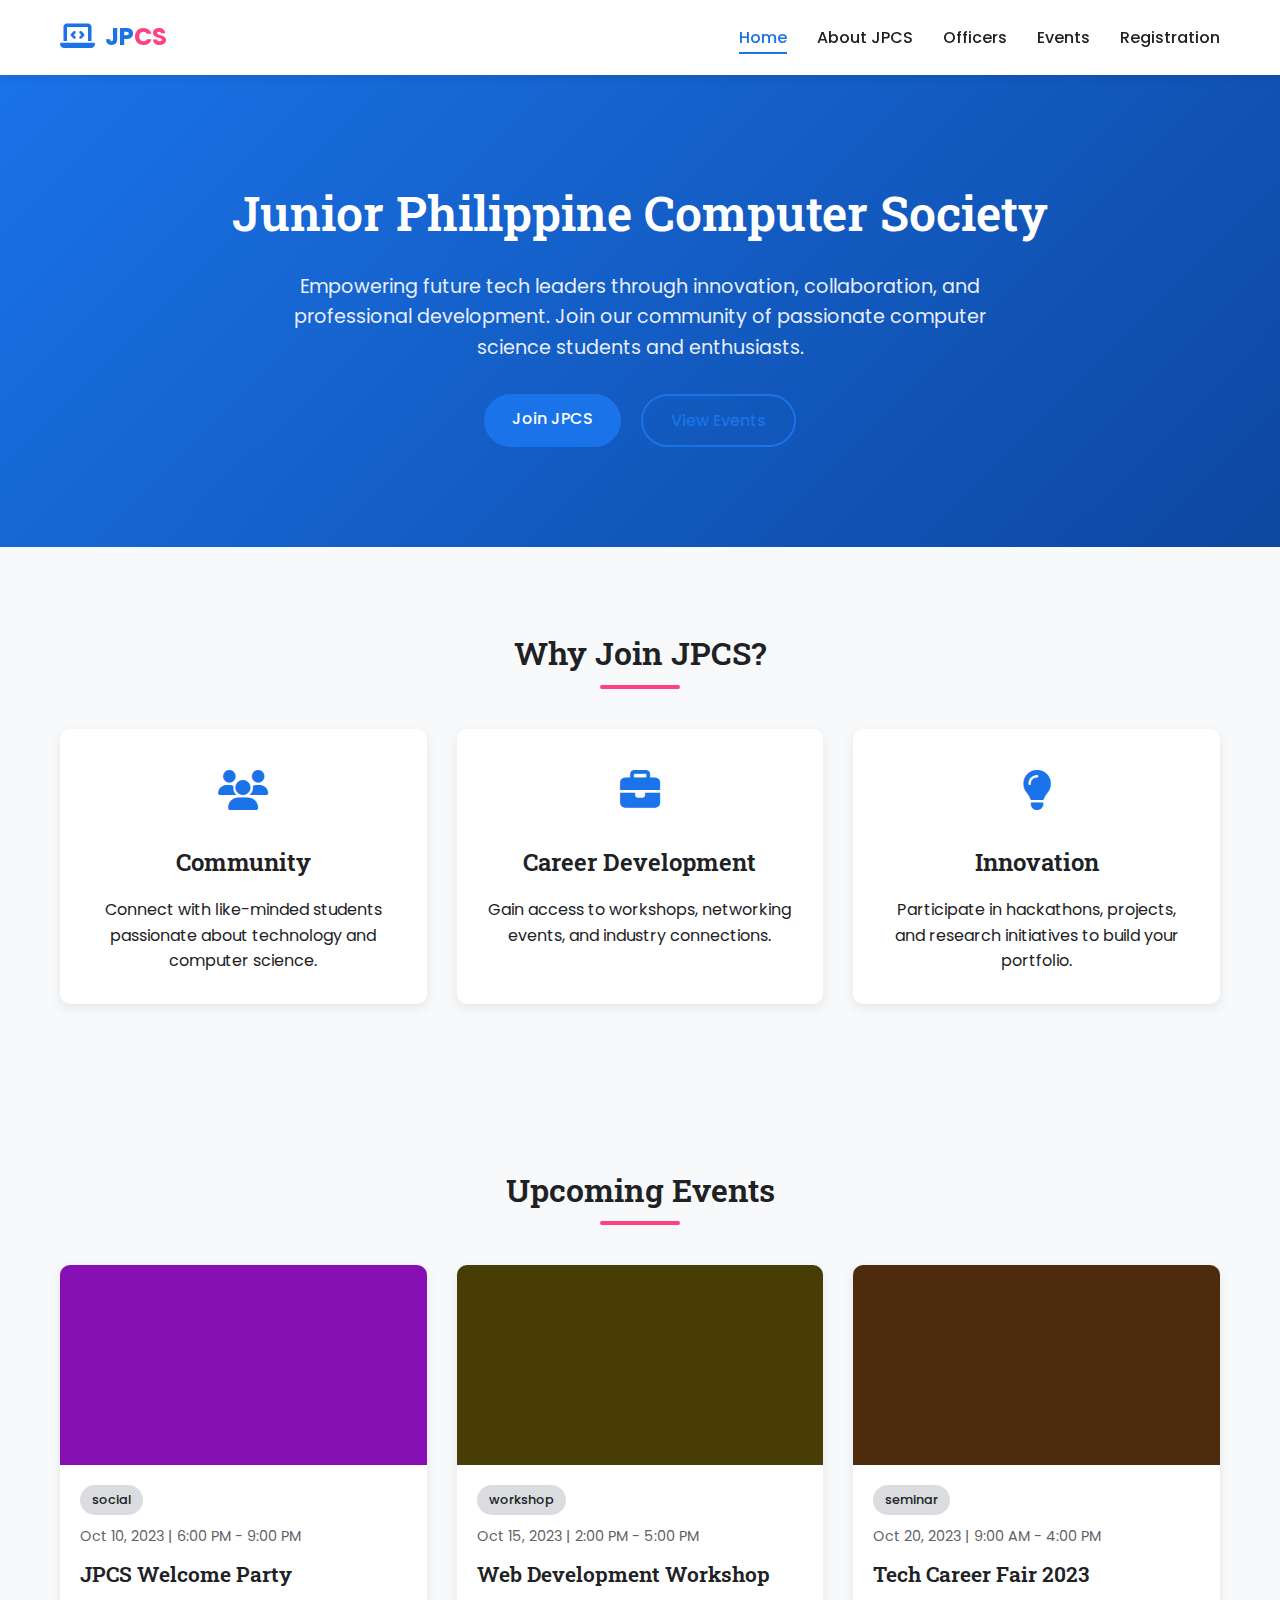
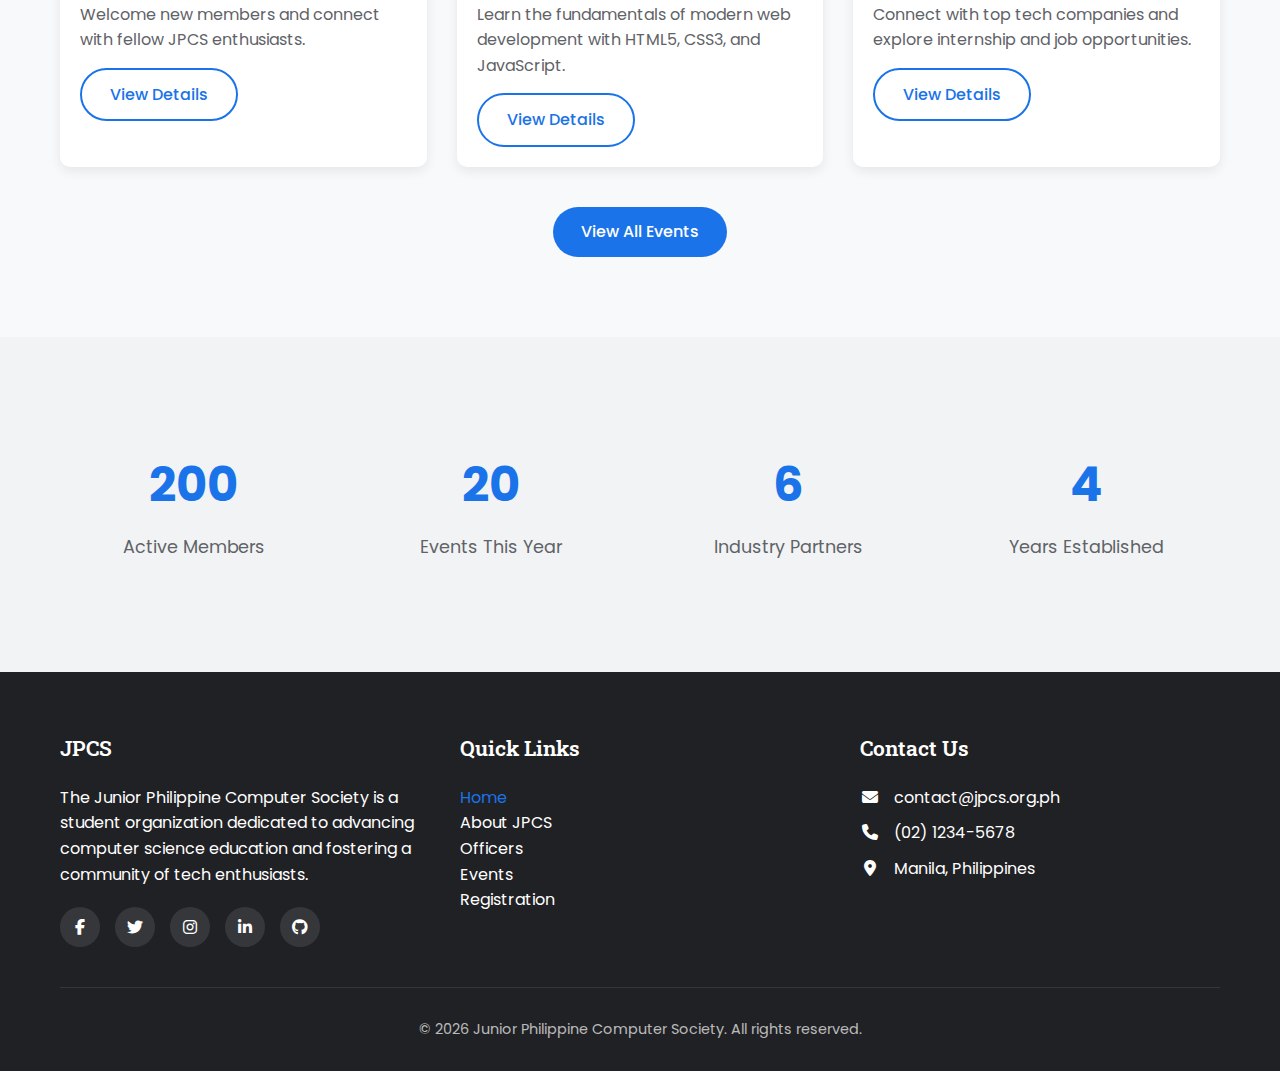
<file: index.html>
<!DOCTYPE html>
<html lang="en">
<head>
    <meta charset="UTF-8">
    <meta name="viewport" content="width=device-width, initial-scale=1.0">
    <title>Junior Philippine Computer Society (JPCS) - Home</title>
    <link rel="stylesheet" href="./Prelim-Exam/style.css">
    <link rel="stylesheet" href="https://cdnjs.cloudflare.com/ajax/libs/font-awesome/6.4.0/css/all.min.css">
    <link href="https://fonts.googleapis.com/css2?family=Poppins:wght@300;400;500;600;700&family=Roboto+Slab:wght@400;500;600&display=swap" rel="stylesheet">
</head>
<body>
    <!-- Header -->
    <header>
        <div class="container header-container">
            <div class="logo">
                <div class="logo-icon">
                    <i class="fas fa-laptop-code"></i>
                </div>
                <div class="logo-text">JP<span>CS</span></div>
            </div>
            
            <button class="mobile-menu-btn" id="mobileMenuBtn">
                <i class="fas fa-bars"></i>
            </button>
            
            <nav id="mainNav">
    <ul>
        <li><a href="index.html" class="nav-link active">Home</a></li>
        <li><a href="./Prelim-Exam/about.html" class="nav-link">About JPCS</a></li>
        <li><a href="./Prelim-Exam/officers.html" class="nav-link">Officers</a></li>
        <li><a href="./Prelim-Exam/events.html" class="nav-link">Events</a></li>
        <li><a href="./Prelim-Exam/registration.html" class="nav-link">Registration</a></li>
    </ul>
</nav>
        </div>
    </header>

    <!-- Hero Section -->
    <section class="hero">
        <div class="container">
            <h1>Junior Philippine Computer Society</h1>
            <p>Empowering future tech leaders through innovation, collaboration, and professional development. Join our community of passionate computer science students and enthusiasts.</p>
            <div class="hero-btns">
                <a href="./Prelim-Exam/registration.html" class="btn">Join JPCS</a>
                <a href="./Prelim-Exam/events.html" class="btn btn-outline">View Events</a>
            </div>
        </div>
    </section>

    <!-- Features Section -->
    <section class="features">
        <div class="container">
            <h2 class="section-title">Why Join JPCS?</h2>
            <div class="features-grid">
                <div class="card feature-card">
                    <div class="feature-icon">
                        <i class="fas fa-users"></i>
                    </div>
                    <h3>Community</h3>
                    <p>Connect with like-minded students passionate about technology and computer science.</p>
                </div>
                <div class="card feature-card">
                    <div class="feature-icon">
                        <i class="fas fa-briefcase"></i>
                    </div>
                    <h3>Career Development</h3>
                    <p>Gain access to workshops, networking events, and industry connections.</p>
                </div>
                <div class="card feature-card">
                    <div class="feature-icon">
                        <i class="fas fa-lightbulb"></i>
                    </div>
                    <h3>Innovation</h3>
                    <p>Participate in hackathons, projects, and research initiatives to build your portfolio.</p>
                </div>
            </div>
        </div>
    </section>

    <!-- Upcoming Events Preview -->
    <section class="upcoming-events">
        <div class="container">
            <h2 class="section-title">Upcoming Events</h2>
            <div class="events-preview" id="eventsPreview">
                <!-- Events will be loaded dynamically with JavaScript -->
            </div>
            <div class="text-center">
                <a href="./Prelim-Exam/events.html" class="btn">View All Events</a>
            </div>
        </div>
    </section>

    <!-- Stats Section -->
    <section class="stats">
        <div class="container">
            <div class="stats-grid">
                <div class="stat-card">
                    <div class="stat-number" data-count="500">0</div>
                    <div class="stat-label">Active Members</div>
                </div>
                <div class="stat-card">
                    <div class="stat-number" data-count="50">0</div>
                    <div class="stat-label">Events This Year</div>
                </div>
                <div class="stat-card">
                    <div class="stat-number" data-count="15">0</div>
                    <div class="stat-label">Industry Partners</div>
                </div>
                <div class="stat-card">
                    <div class="stat-number" data-count="10">0</div>
                    <div class="stat-label">Years Established</div>
                </div>
            </div>
        </div>
    </section>

    <!-- Footer -->
    <footer>
        <div class="container">
            <div class="footer-content">
                <div class="footer-column">
                    <h3>JPCS</h3>
                    <p>The Junior Philippine Computer Society is a student organization dedicated to advancing computer science education and fostering a community of tech enthusiasts.</p>
                    <div class="social-links">
                        <a href="#" class="social-link"><i class="fab fa-facebook-f"></i></a>
                        <a href="#" class="social-link"><i class="fab fa-twitter"></i></a>
                        <a href="#" class="social-link"><i class="fab fa-instagram"></i></a>
                        <a href="#" class="social-link"><i class="fab fa-linkedin-in"></i></a>
                        <a href="#" class="social-link"><i class="fab fa-github"></i></a>
                    </div>
                </div>
                
                <div class="footer-column">
                    <h3>Quick Links</h3>
                     <ul>
        <li><a href="index.html" class="nav-link active">Home</a></li>
        <li><a href="./Prelim-Exam/about.html" class="nav-link">About JPCS</a></li>
        <li><a href="./Prelim-Exam/officers.html" class="nav-link">Officers</a></li>
        <li><a href="./Prelim-Exam/events.html" class="nav-link">Events</a></li>
        <li><a href="./Prelim-Exam/registration.html" class="nav-link">Registration</a></li>
    </ul>
                </div>
                
                <div class="footer-column">
                    <h3>Contact Us</h3>
                    <ul class="footer-links">
                        <li><i class="fas fa-envelope"></i> contact@jpcs.org.ph</li>
                        <li><i class="fas fa-phone"></i> (02) 1234-5678</li>
                        <li><i class="fas fa-map-marker-alt"></i> Manila, Philippines</li>
                    </ul>
                </div>
            </div>
            
            <div class="copyright">
                &copy; <span id="currentYear"></span> Junior Philippine Computer Society. All rights reserved.
            </div>
        </div>
    </footer>

    <script src="./Prelim-Exam/data.js"></script>
    <script src="./Prelim-Exam/script.js"></script>
    <script>
        // Home page specific JavaScript
        document.addEventListener('DOMContentLoaded', function() {
            // Load upcoming events preview
            loadEventsPreview();
            
            // Animate stats counters
            animateStats();
            
            // Set current year in footer
            document.getElementById('currentYear').textContent = new Date().getFullYear();
            
            // Mobile menu toggle
            const mobileMenuBtn = document.getElementById('mobileMenuBtn');
            const mainNav = document.getElementById('mainNav');
            
            if (mobileMenuBtn && mainNav) {
                mobileMenuBtn.addEventListener('click', function() {
                    mainNav.classList.toggle('active');
                    this.innerHTML = mainNav.classList.contains('active') 
                        ? '<i class="fas fa-times"></i>' 
                        : '<i class="fas fa-bars"></i>';
                });
                
                // Close mobile menu when clicking outside
                document.addEventListener('click', function(e) {
                    if (!e.target.closest('nav') && !e.target.closest('.mobile-menu-btn')) {
                        mainNav.classList.remove('active');
                        if (mobileMenuBtn) {
                            mobileMenuBtn.innerHTML = '<i class="fas fa-bars"></i>';
                        }
                    }
                });
            }
        });
        
        function loadEventsPreview() {
            const eventsPreview = document.getElementById('eventsPreview');
            if (!eventsPreview) return;
            
            // Get upcoming events (next 3 events)
            const upcomingEvents = window.eventsData
                .sort((a, b) => new Date(a.date) - new Date(b.date))
                .slice(0, 3);
            
            eventsPreview.innerHTML = '';
            
            upcomingEvents.forEach(event => {
                const eventCard = document.createElement('div');
                eventCard.className = 'card event-card';
                eventCard.innerHTML = `
                    <div class="event-image" style="background-color: #${Math.floor(Math.random()*16777215).toString(16)};"></div>
                    <div class="event-content">
                        <span class="event-category">${event.category}</span>
                        <div class="event-date">${formatDate(event.date)} | ${event.time}</div>
                        <h3 class="event-title">${event.title}</h3>
                        <p class="event-desc">${event.description}</p>
                        <a href="./events" class="btn btn-outline">View Details</a>
                    </div>
                `;
                
                eventsPreview.appendChild(eventCard);
            });
        }
        
        function animateStats() {
            const statNumbers = document.querySelectorAll('.stat-number');
            
            statNumbers.forEach(stat => {
                const target = parseInt(stat.getAttribute('data-count'));
                const increment = target / 100;
                let current = 0;
                
                const updateCount = () => {
                    if (current < target) {
                        current += increment;
                        stat.textContent = Math.floor(current);
                        setTimeout(updateCount, 20);
                    } else {
                        stat.textContent = target;
                    }
                };
                
                updateCount();
            });
        }
        
        function formatDate(dateString) {
            const date = new Date(dateString);
            return date.toLocaleDateString('en-US', { 
                month: 'short', 
                day: 'numeric', 
                year: 'numeric' 
            });
        }
    </script>
</body>
</html>
</file>
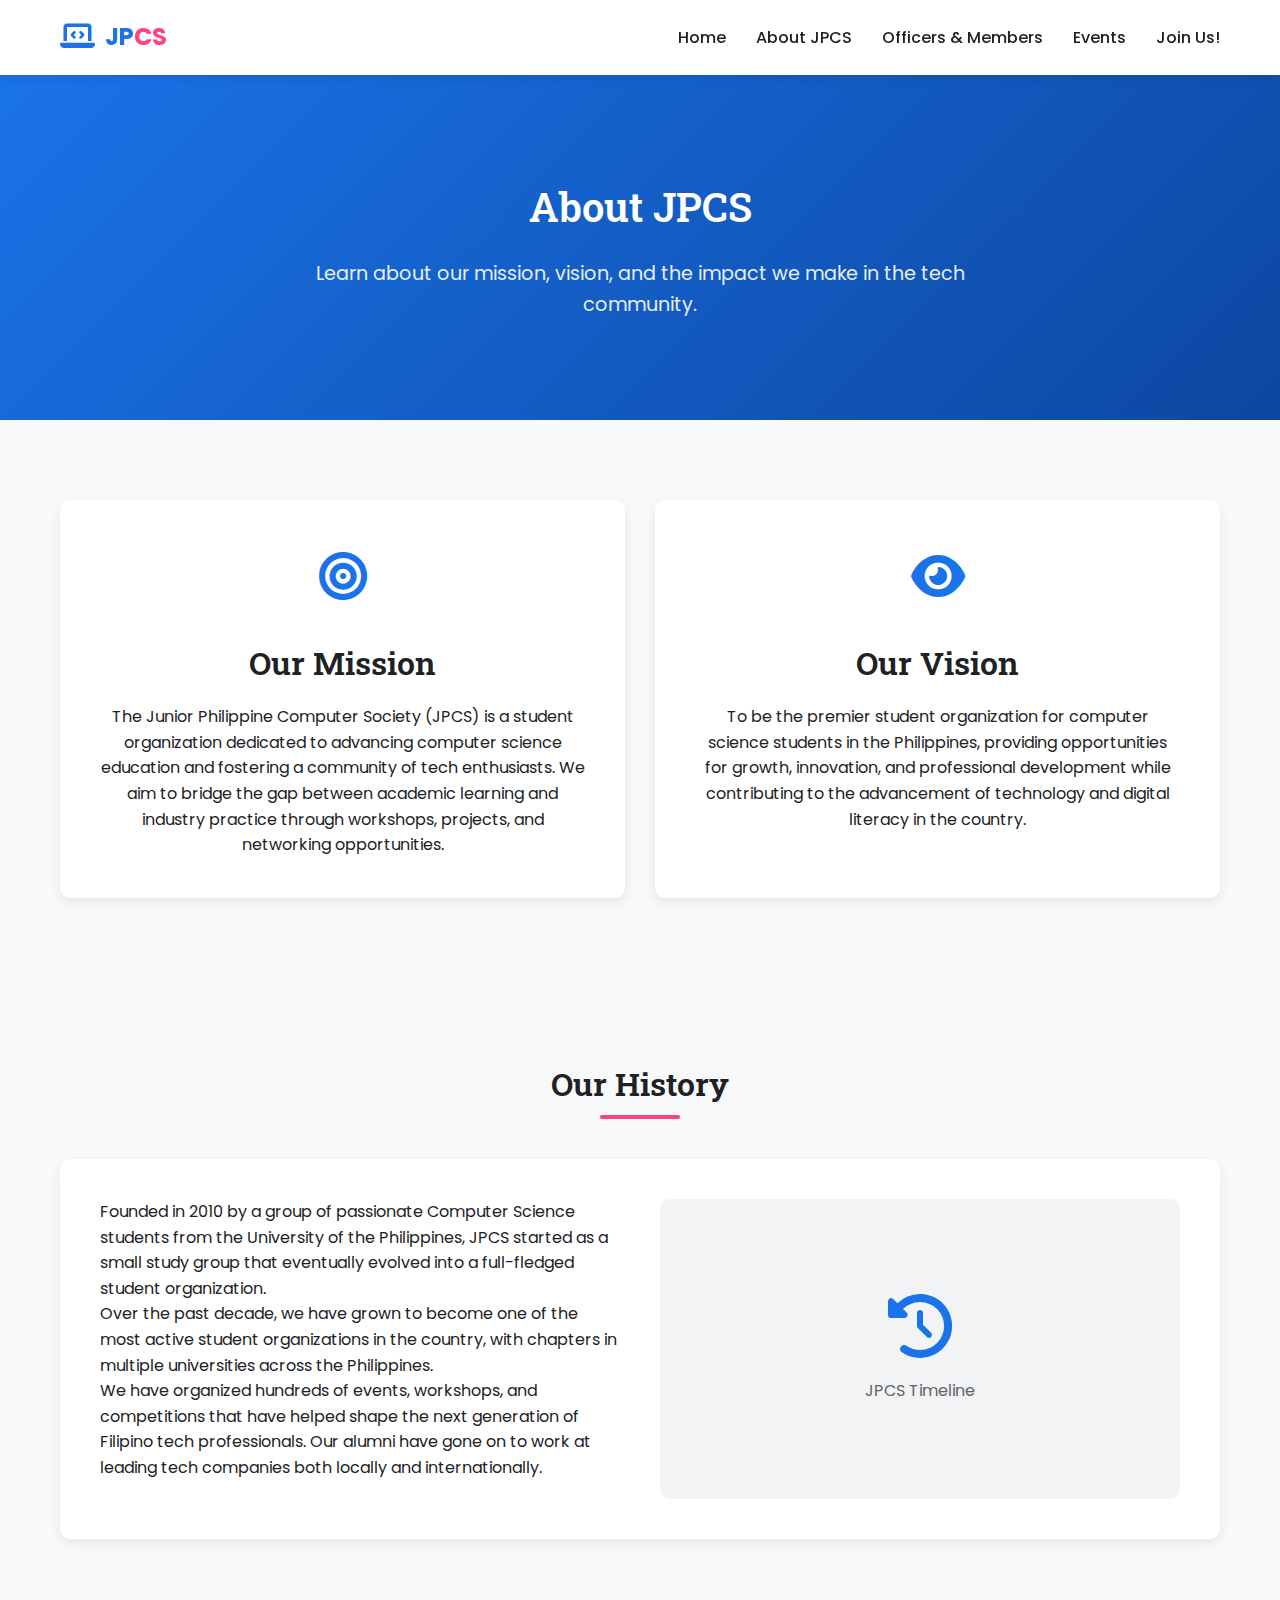
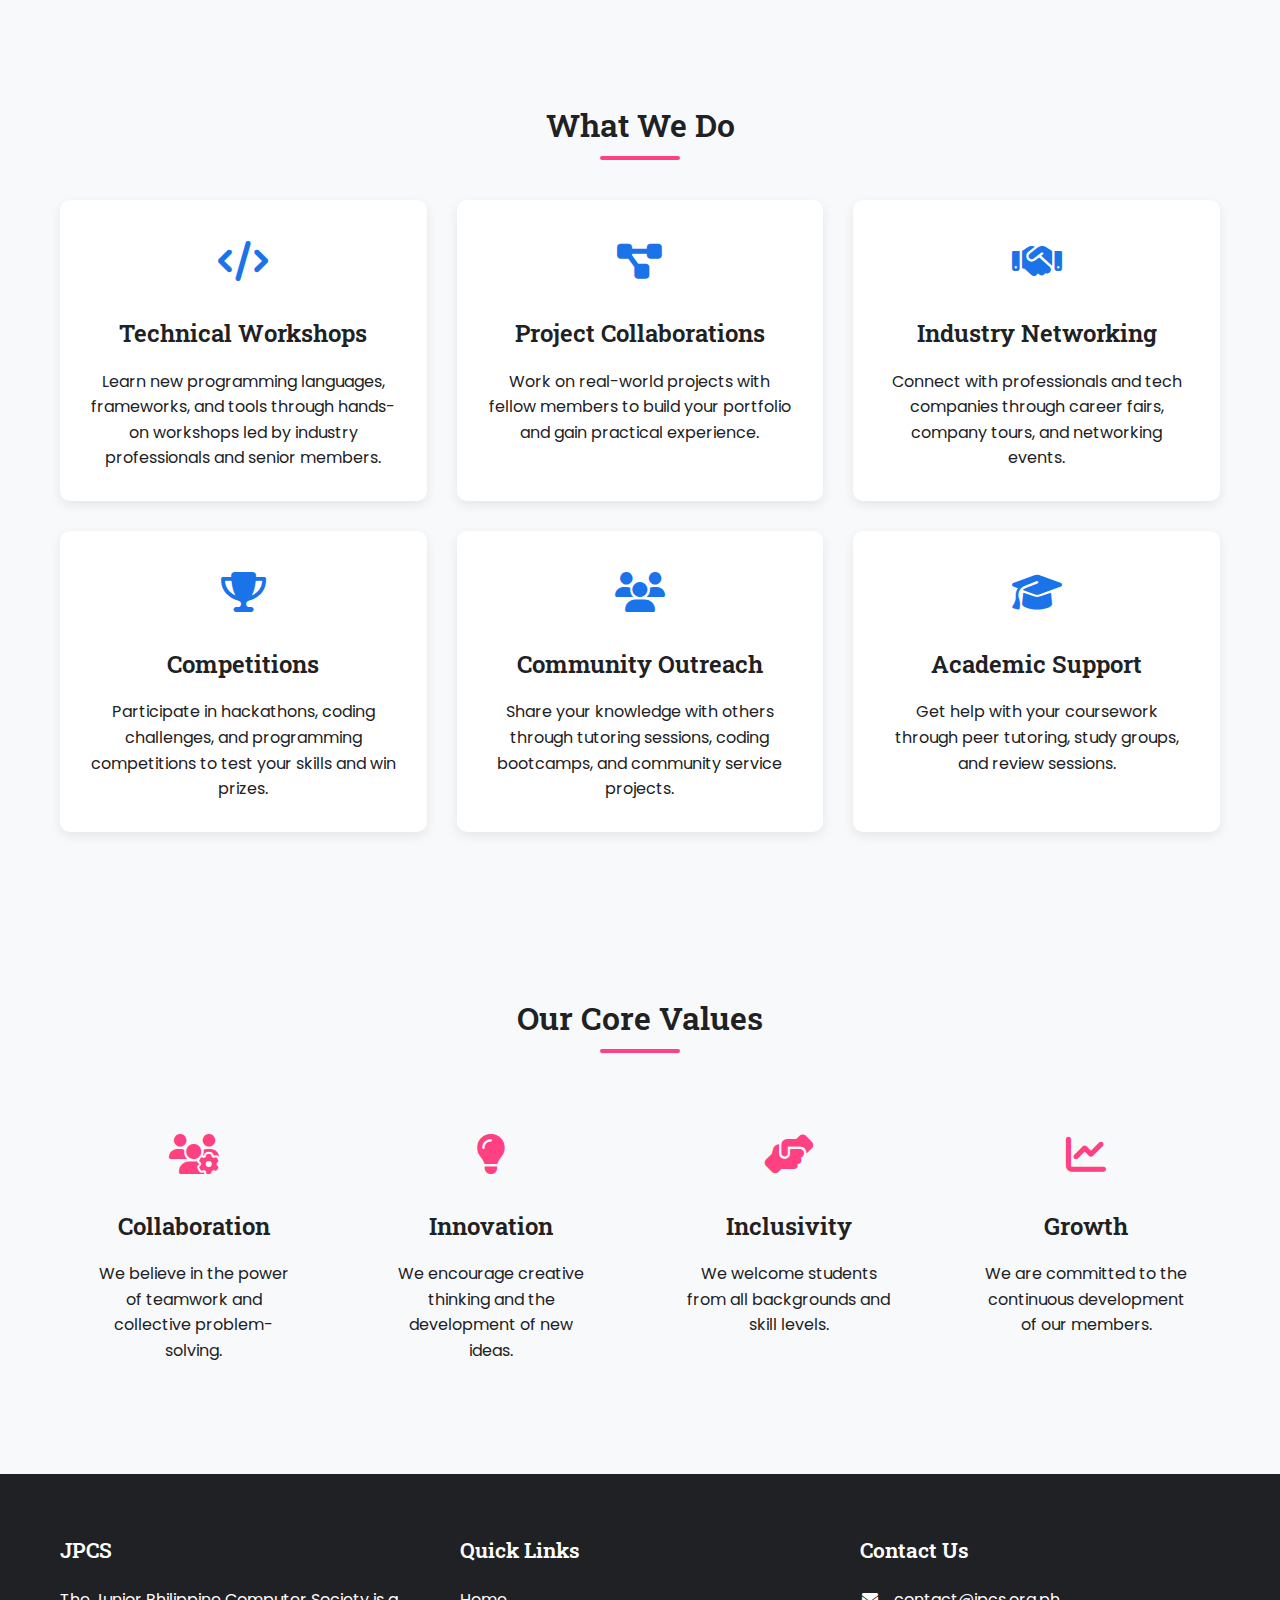
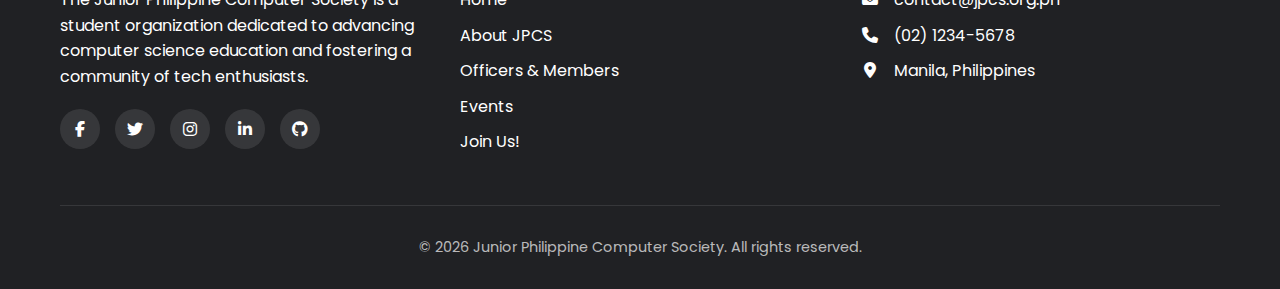
<file: Prelim-Exam/about.html>
<!DOCTYPE html>
<html lang="en">
<head>
    <meta charset="UTF-8">
    <meta name="viewport" content="width=device-width, initial-scale=1.0">
    <title>About JPCS - Junior Philippine Computer Society</title>
    <link rel="stylesheet" href="style.css">
    <link rel="stylesheet" href="https://cdnjs.cloudflare.com/ajax/libs/font-awesome/6.4.0/css/all.min.css">
    <link href="https://fonts.googleapis.com/css2?family=Poppins:wght@300;400;500;600;700&family=Roboto+Slab:wght@400;500;600&display=swap" rel="stylesheet">
</head>
<body>
    <!-- Header -->
    <header>
        <div class="container header-container">
            <div class="logo">
                <div class="logo-icon">
                    <i class="fas fa-laptop-code"></i>
                </div>
                <div class="logo-text">JP<span>CS</span></div>
            </div>
            
            <button class="mobile-menu-btn" id="mobileMenuBtn">
                <i class="fas fa-bars"></i>
            </button>
            
            <nav id="mainNav">
                <ul>
                     <li><a href="../index.html">Home</a></li>
                        <li><a href="about.html">About JPCS</a></li>
                        <li><a href="officers.html">Officers & Members</a></li>
                        <li><a href="events.html">Events</a></li>
                        <li><a href="registration.html">Join Us!</a></li>
                </ul>
            </nav>
        </div>
    </header>

    <!-- Page Header -->
    <section class="page-header">
        <div class="container">
            <h1>About JPCS</h1>
            <p>Learn about our mission, vision, and the impact we make in the tech community.</p>
        </div>
    </section>

    <!-- Mission & Vision -->
    <section class="mission-vision">
        <div class="container">
            <div class="mission-vision-grid">
                <div class="card mission-card">
                    <div class="card-icon">
                        <i class="fas fa-bullseye"></i>
                    </div>
                    <h2>Our Mission</h2>
                    <p>The Junior Philippine Computer Society (JPCS) is a student organization dedicated to advancing computer science education and fostering a community of tech enthusiasts. We aim to bridge the gap between academic learning and industry practice through workshops, projects, and networking opportunities.</p>
                </div>
                <div class="card vision-card">
                    <div class="card-icon">
                        <i class="fas fa-eye"></i>
                    </div>
                    <h2>Our Vision</h2>
                    <p>To be the premier student organization for computer science students in the Philippines, providing opportunities for growth, innovation, and professional development while contributing to the advancement of technology and digital literacy in the country.</p>
                </div>
            </div>
        </div>
    </section>

    <!-- History -->
    <section class="history">
        <div class="container">
            <h2 class="section-title">Our History</h2>
            <div class="card">
                <div class="history-content">
                    <div class="history-text">
                        <p>Founded in 2010 by a group of passionate Computer Science students from the University of the Philippines, JPCS started as a small study group that eventually evolved into a full-fledged student organization.</p>
                        <p>Over the past decade, we have grown to become one of the most active student organizations in the country, with chapters in multiple universities across the Philippines.</p>
                        <p>We have organized hundreds of events, workshops, and competitions that have helped shape the next generation of Filipino tech professionals. Our alumni have gone on to work at leading tech companies both locally and internationally.</p>
                    </div>
                    <div class="history-image">
                        <!-- Placeholder for history image -->
                        <div class="placeholder-image">
                            <i class="fas fa-history"></i>
                            <p>JPCS Timeline</p>
                        </div>
                    </div>
                </div>
            </div>
        </div>
    </section>

    <!-- What We Do -->
    <section class="what-we-do">
        <div class="container">
            <h2 class="section-title">What We Do</h2>
            <div class="activities-grid">
                <div class="card activity-card">
                    <div class="activity-icon">
                        <i class="fas fa-code"></i>
                    </div>
                    <h3>Technical Workshops</h3>
                    <p>Learn new programming languages, frameworks, and tools through hands-on workshops led by industry professionals and senior members.</p>
                </div>
                <div class="card activity-card">
                    <div class="activity-icon">
                        <i class="fas fa-project-diagram"></i>
                    </div>
                    <h3>Project Collaborations</h3>
                    <p>Work on real-world projects with fellow members to build your portfolio and gain practical experience.</p>
                </div>
                <div class="card activity-card">
                    <div class="activity-icon">
                        <i class="fas fa-handshake"></i>
                    </div>
                    <h3>Industry Networking</h3>
                    <p>Connect with professionals and tech companies through career fairs, company tours, and networking events.</p>
                </div>
                <div class="card activity-card">
                    <div class="activity-icon">
                        <i class="fas fa-trophy"></i>
                    </div>
                    <h3>Competitions</h3>
                    <p>Participate in hackathons, coding challenges, and programming competitions to test your skills and win prizes.</p>
                </div>
                <div class="card activity-card">
                    <div class="activity-icon">
                        <i class="fas fa-users"></i>
                    </div>
                    <h3>Community Outreach</h3>
                    <p>Share your knowledge with others through tutoring sessions, coding bootcamps, and community service projects.</p>
                </div>
                <div class="card activity-card">
                    <div class="activity-icon">
                        <i class="fas fa-graduation-cap"></i>
                    </div>
                    <h3>Academic Support</h3>
                    <p>Get help with your coursework through peer tutoring, study groups, and review sessions.</p>
                </div>
            </div>
        </div>
    </section>

    <!-- Values -->
    <section class="values">
        <div class="container">
            <h2 class="section-title">Our Core Values</h2>
            <div class="values-grid">
                <div class="value-card">
                    <div class="value-icon">
                        <i class="fas fa-users-cog"></i>
                    </div>
                    <h3>Collaboration</h3>
                    <p>We believe in the power of teamwork and collective problem-solving.</p>
                </div>
                <div class="value-card">
                    <div class="value-icon">
                        <i class="fas fa-lightbulb"></i>
                    </div>
                    <h3>Innovation</h3>
                    <p>We encourage creative thinking and the development of new ideas.</p>
                </div>
                <div class="value-card">
                    <div class="value-icon">
                        <i class="fas fa-hands-helping"></i>
                    </div>
                    <h3>Inclusivity</h3>
                    <p>We welcome students from all backgrounds and skill levels.</p>
                </div>
                <div class="value-card">
                    <div class="value-icon">
                        <i class="fas fa-chart-line"></i>
                    </div>
                    <h3>Growth</h3>
                    <p>We are committed to the continuous development of our members.</p>
                </div>
            </div>
        </div>
    </section>

    <!-- Footer -->
    <footer>
        <div class="container">
            <div class="footer-content">
                <div class="footer-column">
                    <h3>JPCS</h3>
                    <p>The Junior Philippine Computer Society is a student organization dedicated to advancing computer science education and fostering a community of tech enthusiasts.</p>
                    <div class="social-links">
                        <a href="#" class="social-link"><i class="fab fa-facebook-f"></i></a>
                        <a href="#" class="social-link"><i class="fab fa-twitter"></i></a>
                        <a href="#" class="social-link"><i class="fab fa-instagram"></i></a>
                        <a href="#" class="social-link"><i class="fab fa-linkedin-in"></i></a>
                        <a href="#" class="social-link"><i class="fab fa-github"></i></a>
                    </div>
                </div>
                
                <div class="footer-column">
                    <h3>Quick Links</h3>
                    <ul class="footer-links">
                         <li><a href="../index.html">Home</a></li>
                        <li><a href="about.html">About JPCS</a></li>
                        <li><a href="officers.html">Officers & Members</a></li>
                        <li><a href="events.html">Events</a></li>
                        <li><a href="registration.html">Join Us!</a></li>
                    </ul>
                </div>
                
                <div class="footer-column">
                    <h3>Contact Us</h3>
                    <ul class="footer-links">
                        <li><i class="fas fa-envelope"></i> contact@jpcs.org.ph</li>
                        <li><i class="fas fa-phone"></i> (02) 1234-5678</li>
                        <li><i class="fas fa-map-marker-alt"></i> Manila, Philippines</li>
                    </ul>
                </div>
            </div>
            
            <div class="copyright">
                &copy; <span id="currentYear"></span> Junior Philippine Computer Society. All rights reserved.
            </div>
        </div>
    </footer>

    <script src="script.js"></script>
    <script>
        // About page specific JavaScript
        document.addEventListener('DOMContentLoaded', function() {
            // Set current year in footer
            document.getElementById('currentYear').textContent = new Date().getFullYear();
        });
    </script>
</body>
</html>
</file>
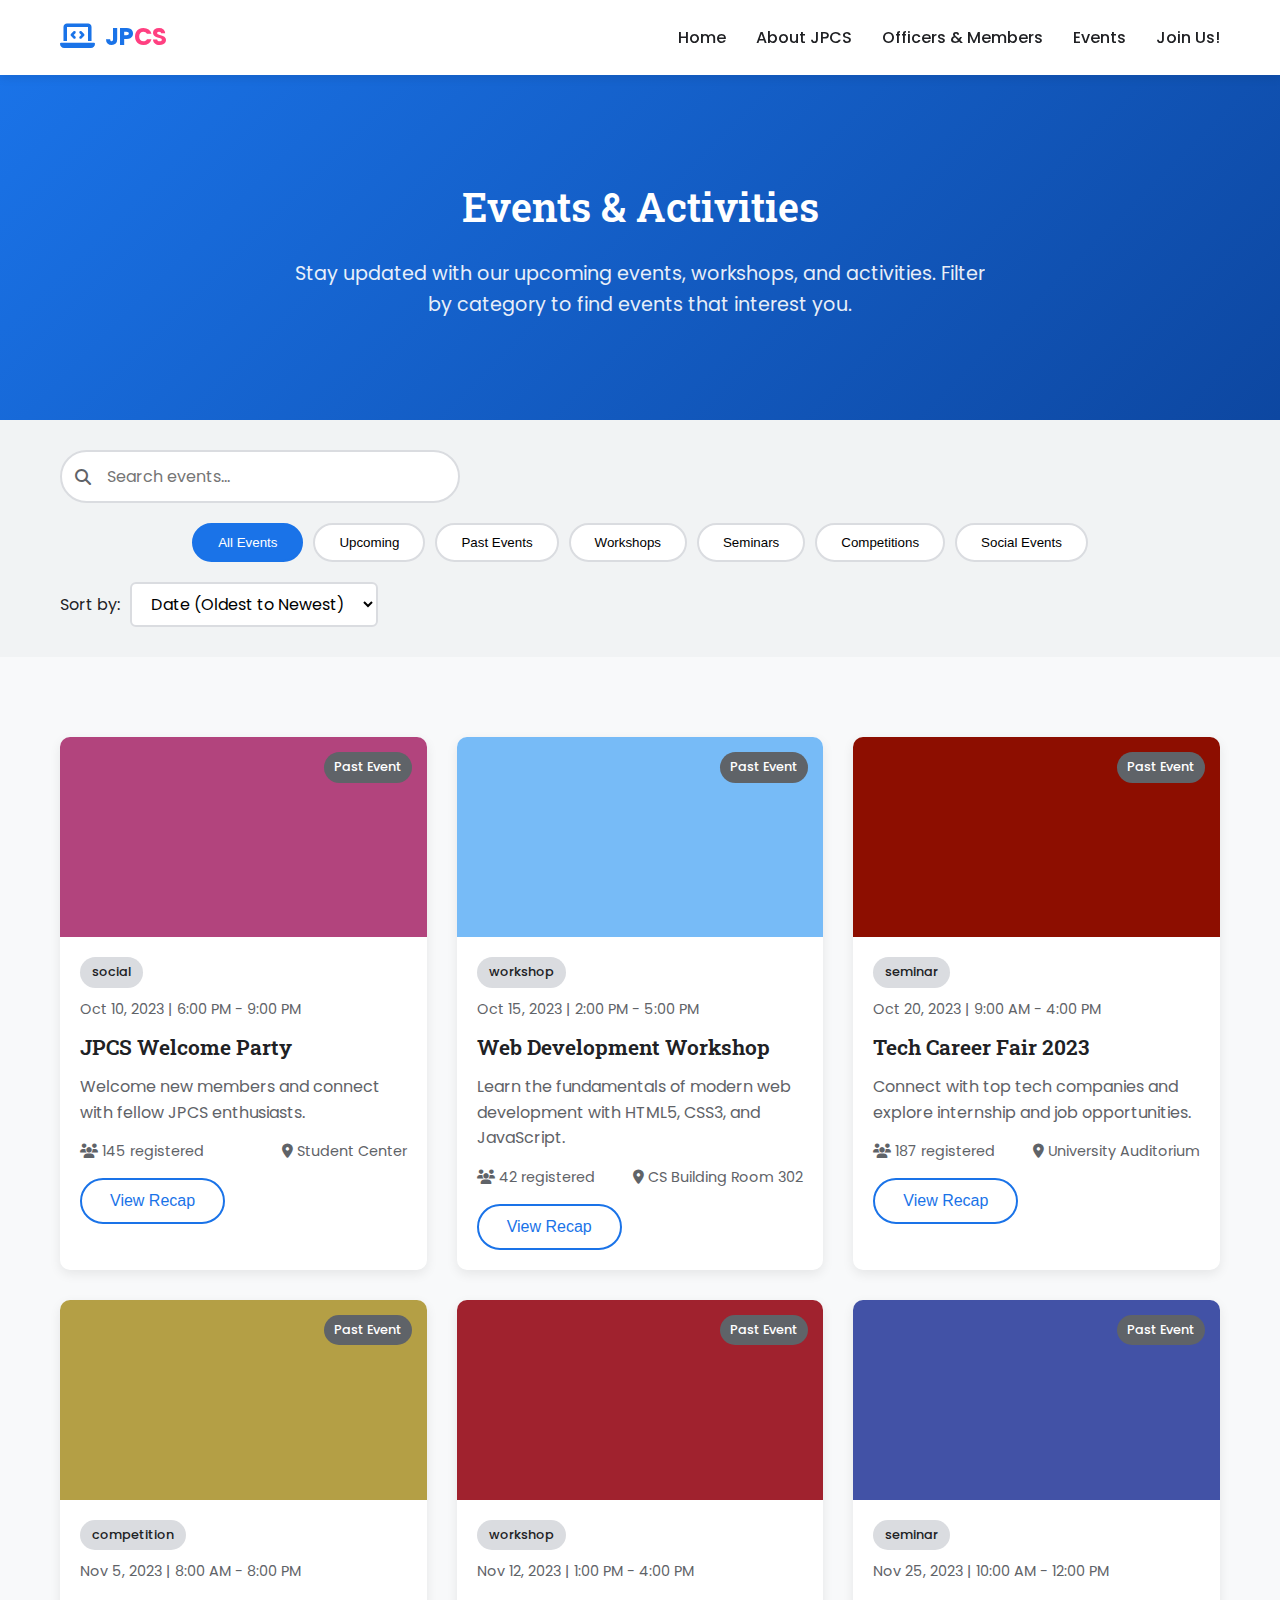
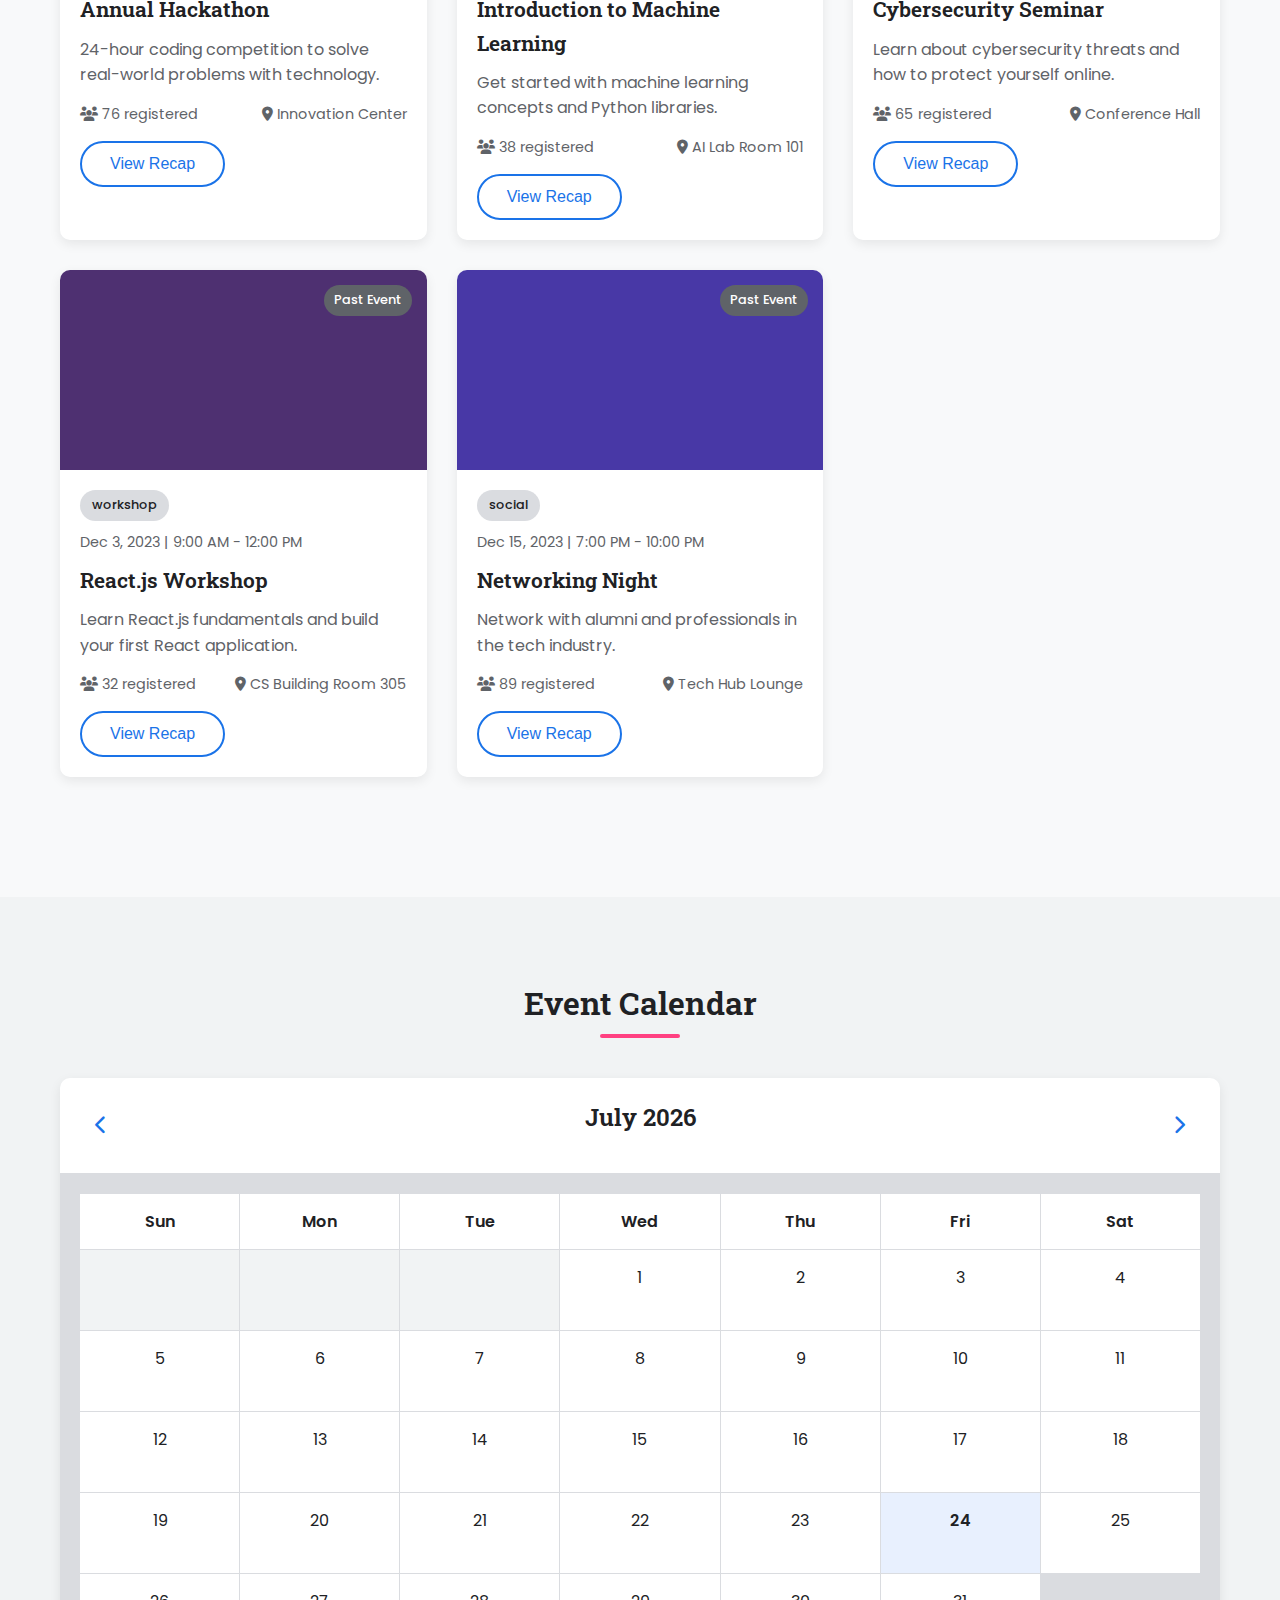
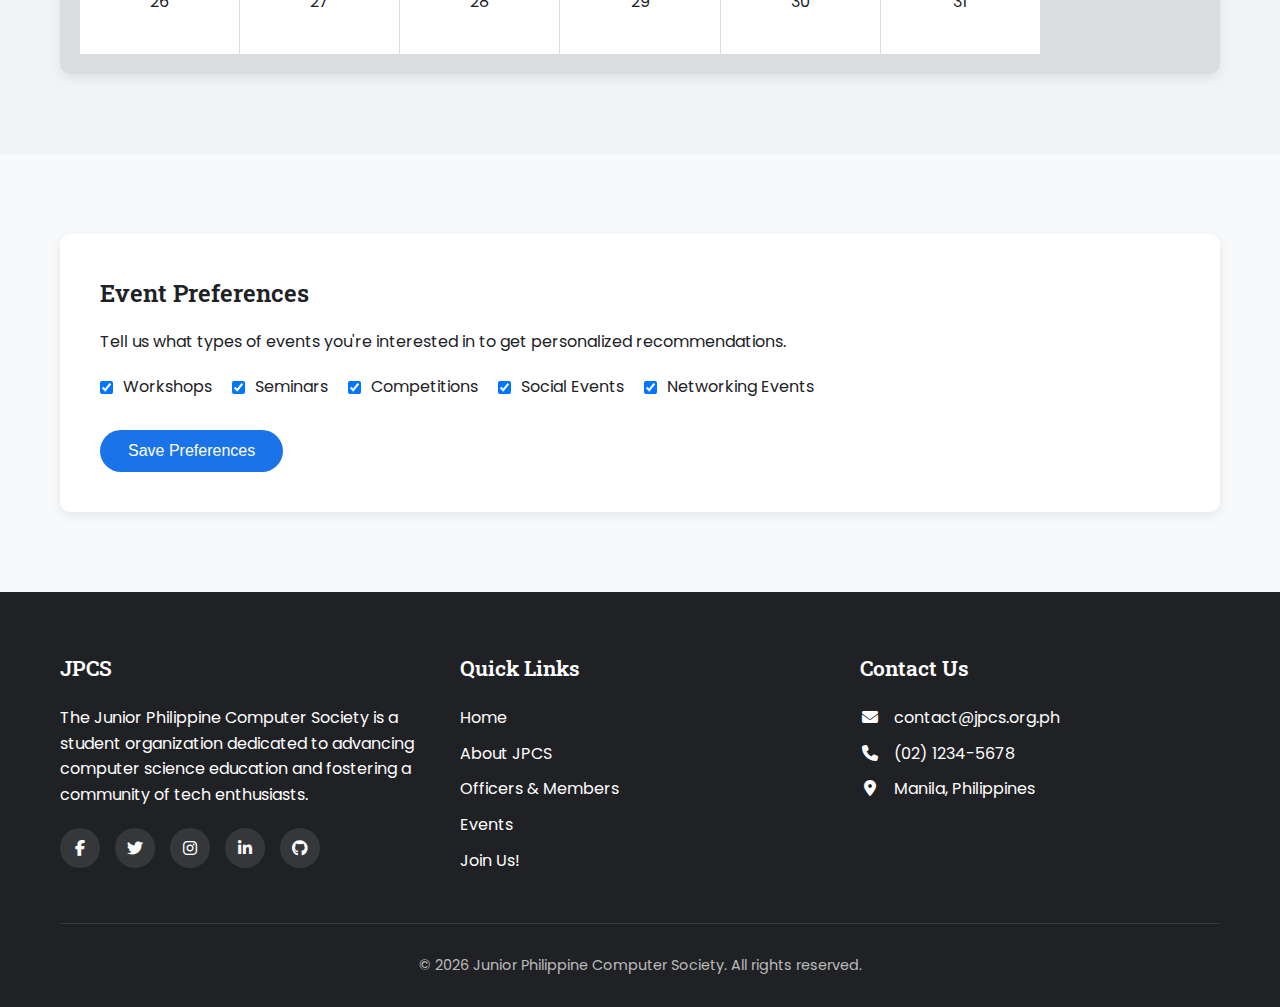
<file: Prelim-Exam/events.html>
<!DOCTYPE html>
<html lang="en">
<head>
    <meta charset="UTF-8">
    <meta name="viewport" content="width=device-width, initial-scale=1.0">
    <title>Events - Junior Philippine Computer Society</title>
    <link rel="stylesheet" href="style.css">
    <link rel="stylesheet" href="https://cdnjs.cloudflare.com/ajax/libs/font-awesome/6.4.0/css/all.min.css">
    <link href="https://fonts.googleapis.com/css2?family=Poppins:wght@300;400;500;600;700&family=Roboto+Slab:wght@400;500;600&display=swap" rel="stylesheet">
</head>
<body>
    <!-- Header -->
    <header>
        <div class="container header-container">
            <div class="logo">
                <div class="logo-icon">
                    <i class="fas fa-laptop-code"></i>
                </div>
                <div class="logo-text">JP<span>CS</span></div>
            </div>
            
            <button class="mobile-menu-btn" id="mobileMenuBtn">
                <i class="fas fa-bars"></i>
            </button>
            
            <nav id="mainNav">
                <ul>
                     <li><a href="../index.html">Home</a></li>
                        <li><a href="about.html">About JPCS</a></li>
                        <li><a href="officers.html">Officers & Members</a></li>
                        <li><a href="events.html">Events</a></li>
                        <li><a href="registration.html">Join Us!</a></li>
                </ul>
            </nav>
        </div>
    </header>

    <!-- Page Header -->
    <section class="page-header">
        <div class="container">
            <h1>Events & Activities</h1>
            <p>Stay updated with our upcoming events, workshops, and activities. Filter by category to find events that interest you.</p>
        </div>
    </section>

    <!-- Events Filter -->
    <section class="events-filter-section">
        <div class="container">
            <div class="filter-controls">
                <div class="search-box">
                    <i class="fas fa-search"></i>
                    <input type="text" id="eventSearch" placeholder="Search events...">
                </div>
                
                <div class="filter-buttons" id="eventFilter">
                    <button class="filter-btn active" data-filter="all">All Events</button>
                    <button class="filter-btn" data-filter="upcoming">Upcoming</button>
                    <button class="filter-btn" data-filter="past">Past Events</button>
                    <button class="filter-btn" data-filter="workshop">Workshops</button>
                    <button class="filter-btn" data-filter="seminar">Seminars</button>
                    <button class="filter-btn" data-filter="competition">Competitions</button>
                    <button class="filter-btn" data-filter="social">Social Events</button>
                </div>
                
                <div class="sort-controls">
                    <label for="sortSelect">Sort by:</label>
                    <select id="sortSelect">
                        <option value="date-asc">Date (Oldest to Newest)</option>
                        <option value="date-desc">Date (Newest to Oldest)</option>
                        <option value="title">Title (A-Z)</option>
                    </select>
                </div>
            </div>
        </div>
    </section>

    <!-- Events Grid -->
    <section class="events-grid-section">
        <div class="container">
            <div class="events-grid" id="eventsGrid">
                <!-- Events will be loaded dynamically with JavaScript -->
            </div>
            
            <div class="no-events" id="noEvents" style="display: none;">
                <div class="card">
                    <div class="no-events-content">
                        <i class="fas fa-calendar-times"></i>
                        <h3>No events found</h3>
                        <p>Try adjusting your search or filter criteria.</p>
                    </div>
                </div>
            </div>
        </div>
    </section>

    <!-- Calendar View -->
    <section class="calendar-section">
        <div class="container">
            <h2 class="section-title">Event Calendar</h2>
            <div class="card">
                <div class="calendar-controls">
                    <button id="prevMonth"><i class="fas fa-chevron-left"></i></button>
                    <h3 id="currentMonth"></h3>
                    <button id="nextMonth"><i class="fas fa-chevron-right"></i></button>
                </div>
                <div class="calendar" id="calendar">
                    <!-- Calendar will be generated with JavaScript -->
                </div>
            </div>
        </div>
    </section>

    <!-- Event Modal -->
    <div class="modal" id="eventModal">
        <div class="modal-content">
            <button class="modal-close" id="eventModalClose">&times;</button>
            <div class="modal-body" id="eventModalBody">
                <!-- Modal content will be loaded dynamically -->
            </div>
        </div>
    </div>

    <!-- Event Registration Preferences -->
    <section class="preferences-section">
        <div class="container">
            <div class="card">
                <div class="preferences-content">
                    <h3>Event Preferences</h3>
                    <p>Tell us what types of events you're interested in to get personalized recommendations.</p>
                    <div class="preferences-form">
                        <div class="preference-options">
                            <label class="preference-option">
                                <input type="checkbox" id="pref-workshop" checked>
                                <span>Workshops</span>
                            </label>
                            <label class="preference-option">
                                <input type="checkbox" id="pref-seminar" checked>
                                <span>Seminars</span>
                            </label>
                            <label class="preference-option">
                                <input type="checkbox" id="pref-competition" checked>
                                <span>Competitions</span>
                            </label>
                            <label class="preference-option">
                                <input type="checkbox" id="pref-social" checked>
                                <span>Social Events</span>
                            </label>
                            <label class="preference-option">
                                <input type="checkbox" id="pref-networking" checked>
                                <span>Networking Events</span>
                            </label>
                        </div>
                        <button class="btn" id="savePreferences">Save Preferences</button>
                    </div>
                </div>
            </div>
        </div>
    </section>

    <!-- Footer -->
    <footer>
        <div class="container">
            <div class="footer-content">
                <div class="footer-column">
                    <h3>JPCS</h3>
                    <p>The Junior Philippine Computer Society is a student organization dedicated to advancing computer science education and fostering a community of tech enthusiasts.</p>
                    <div class="social-links">
                        <a href="#" class="social-link"><i class="fab fa-facebook-f"></i></a>
                        <a href="#" class="social-link"><i class="fab fa-twitter"></i></a>
                        <a href="#" class="social-link"><i class="fab fa-instagram"></i></a>
                        <a href="#" class="social-link"><i class="fab fa-linkedin-in"></i></a>
                        <a href="#" class="social-link"><i class="fab fa-github"></i></a>
                    </div>
                </div>
                
                <div class="footer-column">
                    <h3>Quick Links</h3>
                    <ul class="footer-links">
                         <li><a href="../index.html">Home</a></li>
                        <li><a href="about.html">About JPCS</a></li>
                        <li><a href="officers.html">Officers & Members</a></li>
                        <li><a href="events.html">Events</a></li>
                        <li><a href="registration.html">Join Us!</a></li>
                    </ul>
                </div>
                
                <div class="footer-column">
                    <h3>Contact Us</h3>
                    <ul class="footer-links">
                        <li><i class="fas fa-envelope"></i> contact@jpcs.org.ph</li>
                        <li><i class="fas fa-phone"></i> (02) 1234-5678</li>
                        <li><i class="fas fa-map-marker-alt"></i> Manila, Philippines</li>
                    </ul>
                </div>
            </div>
            
            <div class="copyright">
                &copy; <span id="currentYear"></span> Junior Philippine Computer Society. All rights reserved.
            </div>
        </div>
    </footer>

    <script src="data.js"></script>
    <script src="script.js"></script>
    <script>
        // Events page specific JavaScript
        document.addEventListener('DOMContentLoaded', function() {
            // Initialize events
            loadEvents();
            
            // Initialize calendar
            initializeCalendar();
            
            // Load saved preferences
            loadPreferences();
            
            // Set current year in footer
            document.getElementById('currentYear').textContent = new Date().getFullYear();
            
            // Search functionality
            document.getElementById('eventSearch').addEventListener('input', function() {
                filterAndSortEvents();
            });
            
            // Sort functionality
            document.getElementById('sortSelect').addEventListener('change', function() {
                filterAndSortEvents();
            });
            
            // Save preferences
            document.getElementById('savePreferences').addEventListener('click', function() {
                savePreferences();
            });
            
            // Close modal
            document.getElementById('eventModalClose').addEventListener('click', function() {
                document.getElementById('eventModal').style.display = 'none';
            });
            
            // Close modal when clicking outside
            document.getElementById('eventModal').addEventListener('click', function(e) {
                if (e.target === this) {
                    this.style.display = 'none';
                }
            });
        });
        
        function loadEvents() {
            const eventsGrid = document.getElementById('eventsGrid');
            if (!eventsGrid) return;
            
            // Filter and sort events
            filterAndSortEvents();
            
            // Filter functionality
            const filterButtons = document.querySelectorAll('.filter-btn');
            filterButtons.forEach(btn => {
                btn.addEventListener('click', function() {
                    // Update active filter button
                    filterButtons.forEach(b => b.classList.remove('active'));
                    this.classList.add('active');
                    
                    // Filter events
                    filterAndSortEvents();
                });
            });
        }
        
        function filterAndSortEvents() {
            const eventsGrid = document.getElementById('eventsGrid');
            const noEvents = document.getElementById('noEvents');
            
            // Get active filter
            const activeFilter = document.querySelector('.filter-btn.active').getAttribute('data-filter');
            
            // Get search term
            const searchTerm = document.getElementById('eventSearch').value.toLowerCase();
            
            // Get sort option
            const sortOption = document.getElementById('sortSelect').value;
            
            // Filter events
            let filteredEvents = window.eventsData.filter(event => {
                // Text search
                const matchesSearch = searchTerm === '' || 
                    event.title.toLowerCase().includes(searchTerm) ||
                    event.description.toLowerCase().includes(searchTerm) ||
                    event.category.toLowerCase().includes(searchTerm);
                
                if (!matchesSearch) return false;
                
                // Category/status filter
                if (activeFilter === 'all') return true;
                if (activeFilter === 'upcoming') return new Date(event.date) >= new Date();
                if (activeFilter === 'past') return new Date(event.date) < new Date();
                return event.category === activeFilter;
            });
            
            // Sort events
            filteredEvents.sort((a, b) => {
                if (sortOption === 'date-asc') {
                    return new Date(a.date) - new Date(b.date);
                } else if (sortOption === 'date-desc') {
                    return new Date(b.date) - new Date(a.date);
                } else if (sortOption === 'title') {
                    return a.title.localeCompare(b.title);
                }
                return 0;
            });
            
            // Render events
            renderEvents(filteredEvents);
            
            // Show/hide no events message
            if (filteredEvents.length === 0) {
                noEvents.style.display = 'block';
            } else {
                noEvents.style.display = 'none';
            }
        }
        
        function renderEvents(events) {
            const eventsGrid = document.getElementById('eventsGrid');
            eventsGrid.innerHTML = '';
            
            events.forEach(event => {
                const eventCard = document.createElement('div');
                eventCard.className = 'card event-card';
                
                // Check if event is upcoming or past
                const eventDate = new Date(event.date);
                const today = new Date();
                const isPast = eventDate < today;
                
                eventCard.innerHTML = `
                    <div class="event-image" style="background-color: #${Math.floor(Math.random()*16777215).toString(16)};">
                        ${isPast ? '<span class="event-status past">Past Event</span>' : '<span class="event-status upcoming">Upcoming</span>'}
                    </div>
                    <div class="event-content">
                        <span class="event-category">${event.category}</span>
                        <div class="event-date">${formatDate(event.date)} | ${event.time}</div>
                        <h3 class="event-title">${event.title}</h3>
                        <p class="event-desc">${event.description}</p>
                        <div class="event-meta">
                            <span><i class="fas fa-users"></i> ${event.registered || 0} registered</span>
                            <span><i class="fas fa-map-marker-alt"></i> ${event.location}</span>
                        </div>
                        <button class="btn ${isPast ? 'btn-outline' : ''} view-event-btn" data-id="${event.id}">
                            ${isPast ? 'View Recap' : 'Register Now'}
                        </button>
                    </div>
                `;
                
                eventsGrid.appendChild(eventCard);
            });
            
            // Add event listeners to view buttons
            document.querySelectorAll('.view-event-btn').forEach(btn => {
                btn.addEventListener('click', function() {
                    const eventId = parseInt(this.getAttribute('data-id'));
                    const event = window.eventsData.find(e => e.id === eventId);
                    showEventModal(event);
                });
            });
        }
        
        function showEventModal(event) {
            const modalBody = document.getElementById('eventModalBody');
            const eventDate = new Date(event.date);
            const today = new Date();
            const isPast = eventDate < today;
            
            modalBody.innerHTML = `
                <div class="modal-event">
                    <div class="modal-event-header">
                        <h2>${event.title}</h2>
                        <div class="modal-event-meta">
                            <span class="event-category">${event.category}</span>
                            <span class="event-date">${formatDate(event.date)} | ${event.time}</span>
                        </div>
                    </div>
                    
                    <div class="modal-event-body">
                        <div class="modal-event-details">
                            <h3>Event Details</h3>
                            <p>${event.fullDescription || event.description}</p>
                            
                            <div class="detail-item">
                                <i class="fas fa-map-marker-alt"></i>
                                <div>
                                    <strong>Location:</strong>
                                    <p>${event.location}</p>
                                </div>
                            </div>
                            
                            <div class="detail-item">
                                <i class="fas fa-clock"></i>
                                <div>
                                    <strong>Duration:</strong>
                                    <p>${event.duration || '3 hours'}</p>
                                </div>
                            </div>
                            
                            <div class="detail-item">
                                <i class="fas fa-users"></i>
                                <div>
                                    <strong>Registered Participants:</strong>
                                    <p>${event.registered || 0} of ${event.capacity || 'Unlimited'} spots filled</p>
                                </div>
                            </div>
                            
                            ${event.requirements ? `
                            <div class="detail-item">
                                <i class="fas fa-clipboard-list"></i>
                                <div>
                                    <strong>Requirements:</strong>
                                    <p>${event.requirements}</p>
                                </div>
                            </div>
                            ` : ''}
                        </div>
                        
                        ${!isPast ? `
                        <div class="modal-event-registration">
                            <h3>Register for this Event</h3>
                            <div class="registration-form">
                                <div class="form-group">
                                    <label for="regName">Full Name</label>
                                    <input type="text" id="regName" class="form-control" placeholder="Enter your full name">
                                </div>
                                <div class="form-group">
                                    <label for="regEmail">Email</label>
                                    <input type="email" id="regEmail" class="form-control" placeholder="Enter your email">
                                </div>
                                <div class="form-group">
                                    <label for="regStudentId">Student ID</label>
                                    <input type="text" id="regStudentId" class="form-control" placeholder="Enter your student ID">
                                </div>
                                <button class="btn btn-register" id="registerForEvent" data-id="${event.id}">Complete Registration</button>
                            </div>
                        </div>
                        ` : `
                        <div class="modal-event-recap">
                            <h3>Event Recap</h3>
                            <p>${event.recap || 'This event has concluded. Thank you to all participants!'}</p>
                            ${event.winners ? `
                            <div class="winners">
                                <h4>Winners:</h4>
                                <p>${event.winners}</p>
                            </div>
                            ` : ''}
                        </div>
                        `}
                    </div>
                </div>
            `;
            
            document.getElementById('eventModal').style.display = 'flex';
            
            // Add registration functionality
            const registerBtn = document.getElementById('registerForEvent');
            if (registerBtn) {
                registerBtn.addEventListener('click', function() {
                    const eventId = this.getAttribute('data-id');
                    registerForEvent(eventId);
                });
            }
        }
        
        function registerForEvent(eventId) {
            const name = document.getElementById('regName').value;
            const email = document.getElementById('regEmail').value;
            const studentId = document.getElementById('regStudentId').value;
            
            if (!name || !email || !studentId) {
                alert('Please fill in all fields');
                return;
            }
            
            // Save registration to localStorage
            const registrations = JSON.parse(localStorage.getItem('jpcsEventRegistrations') || '[]');
            registrations.push({
                eventId: eventId,
                name: name,
                email: email,
                studentId: studentId,
                date: new Date().toISOString()
            });
            localStorage.setItem('jpcsEventRegistrations', JSON.stringify(registrations));
            
            // Update event registration count
            const event = window.eventsData.find(e => e.id === parseInt(eventId));
            if (event) {
                event.registered = (event.registered || 0) + 1;
            }
            
            alert('Registration successful! You will receive a confirmation email shortly.');
            document.getElementById('eventModal').style.display = 'none';
            
            // Refresh events display
            filterAndSortEvents();
        }
        
        function initializeCalendar() {
            const currentMonthEl = document.getElementById('currentMonth');
            const calendarEl = document.getElementById('calendar');
            const prevMonthBtn = document.getElementById('prevMonth');
            const nextMonthBtn = document.getElementById('nextMonth');
            
            let currentDate = new Date();
            
            function renderCalendar(date) {
                const year = date.getFullYear();
                const month = date.getMonth();
                
                // Update month display
                currentMonthEl.textContent = date.toLocaleDateString('en-US', { 
                    month: 'long', 
                    year: 'numeric' 
                });
                
                // Clear calendar
                calendarEl.innerHTML = '';
                
                // Create day headers
                const days = ['Sun', 'Mon', 'Tue', 'Wed', 'Thu', 'Fri', 'Sat'];
                days.forEach(day => {
                    const dayHeader = document.createElement('div');
                    dayHeader.className = 'calendar-day-header';
                    dayHeader.textContent = day;
                    calendarEl.appendChild(dayHeader);
                });
                
                // Get first day of month
                const firstDay = new Date(year, month, 1);
                const lastDay = new Date(year, month + 1, 0);
                
                // Add empty cells for days before first day of month
                for (let i = 0; i < firstDay.getDay(); i++) {
                    const emptyCell = document.createElement('div');
                    emptyCell.className = 'calendar-day empty';
                    calendarEl.appendChild(emptyCell);
                }
                
                // Add days of month
                for (let day = 1; day <= lastDay.getDate(); day++) {
                    const dayCell = document.createElement('div');
                    dayCell.className = 'calendar-day';
                    dayCell.textContent = day;
                    
                    // Check if there are events on this day
                    const cellDate = new Date(year, month, day);
                    const eventsOnDay = window.eventsData.filter(event => {
                        const eventDate = new Date(event.date);
                        return eventDate.getDate() === cellDate.getDate() &&
                               eventDate.getMonth() === cellDate.getMonth() &&
                               eventDate.getFullYear() === cellDate.getFullYear();
                    });
                    
                    if (eventsOnDay.length > 0) {
                        dayCell.classList.add('has-event');
                        dayCell.title = `${eventsOnDay.length} event(s) on this day`;
                        
                        // Add event indicator
                        const eventIndicator = document.createElement('div');
                        eventIndicator.className = 'event-indicator';
                        eventIndicator.textContent = eventsOnDay.length;
                        dayCell.appendChild(eventIndicator);
                    }
                    
                    // Highlight today
                    const today = new Date();
                    if (cellDate.getDate() === today.getDate() &&
                        cellDate.getMonth() === today.getMonth() &&
                        cellDate.getFullYear() === today.getFullYear()) {
                        dayCell.classList.add('today');
                    }
                    
                    calendarEl.appendChild(dayCell);
                }
            }
            
            // Initial render
            renderCalendar(currentDate);
            
            // Navigation
            prevMonthBtn.addEventListener('click', () => {
                currentDate.setMonth(currentDate.getMonth() - 1);
                renderCalendar(currentDate);
            });
            
            nextMonthBtn.addEventListener('click', () => {
                currentDate.setMonth(currentDate.getMonth() + 1);
                renderCalendar(currentDate);
            });
        }
        
        function loadPreferences() {
            const preferences = JSON.parse(localStorage.getItem('jpcsEventPreferences') || '{}');
            
            // Set checkbox states
            const checkboxes = ['workshop', 'seminar', 'competition', 'social', 'networking'];
            checkboxes.forEach(type => {
                const checkbox = document.getElementById(`pref-${type}`);
                if (checkbox) {
                    checkbox.checked = preferences[type] !== false;
                }
            });
        }
        
        function savePreferences() {
            const preferences = {
                workshop: document.getElementById('pref-workshop').checked,
                seminar: document.getElementById('pref-seminar').checked,
                competition: document.getElementById('pref-competition').checked,
                social: document.getElementById('pref-social').checked,
                networking: document.getElementById('pref-networking').checked
            };
            
            localStorage.setItem('jpcsEventPreferences', JSON.stringify(preferences));
            alert('Preferences saved!');
        }
        
        function formatDate(dateString) {
            const date = new Date(dateString);
            return date.toLocaleDateString('en-US', { 
                month: 'short', 
                day: 'numeric', 
                year: 'numeric' 
            });
        }
    </script>
</body>
</html>
</file>
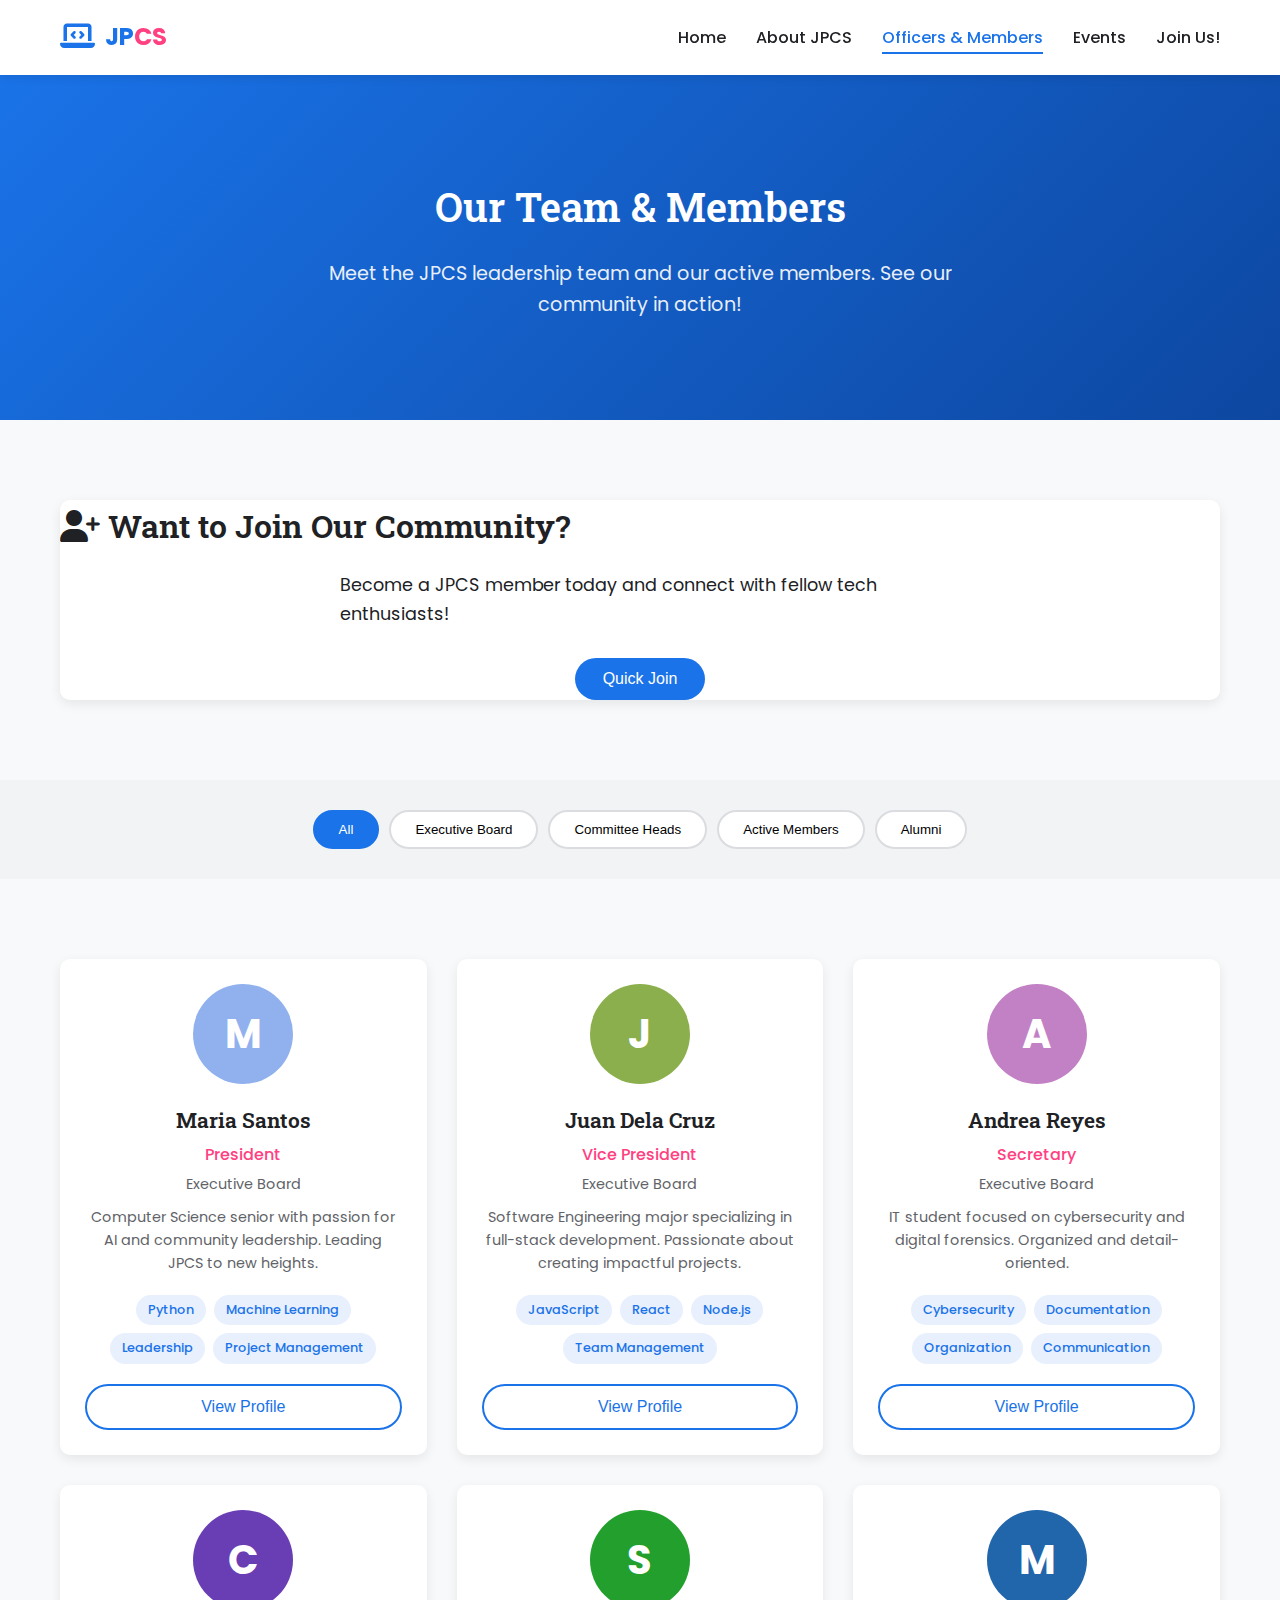
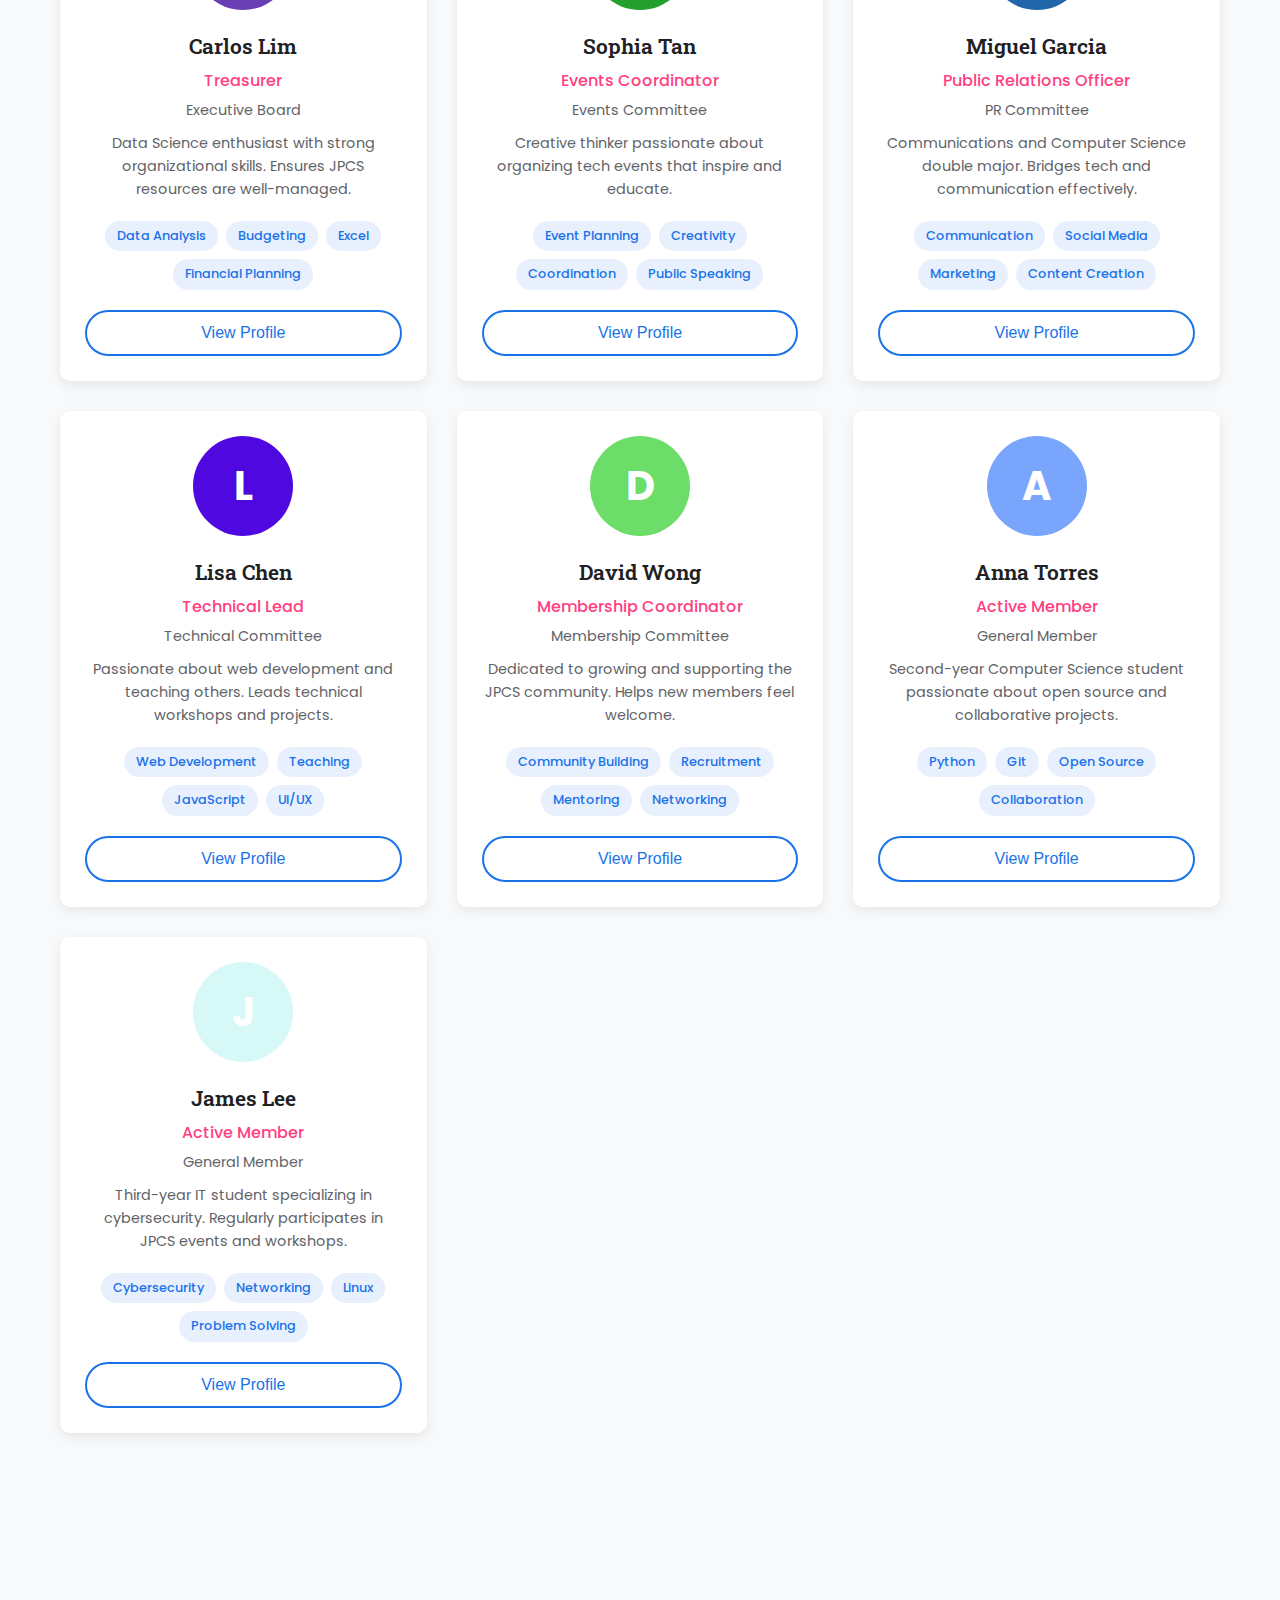
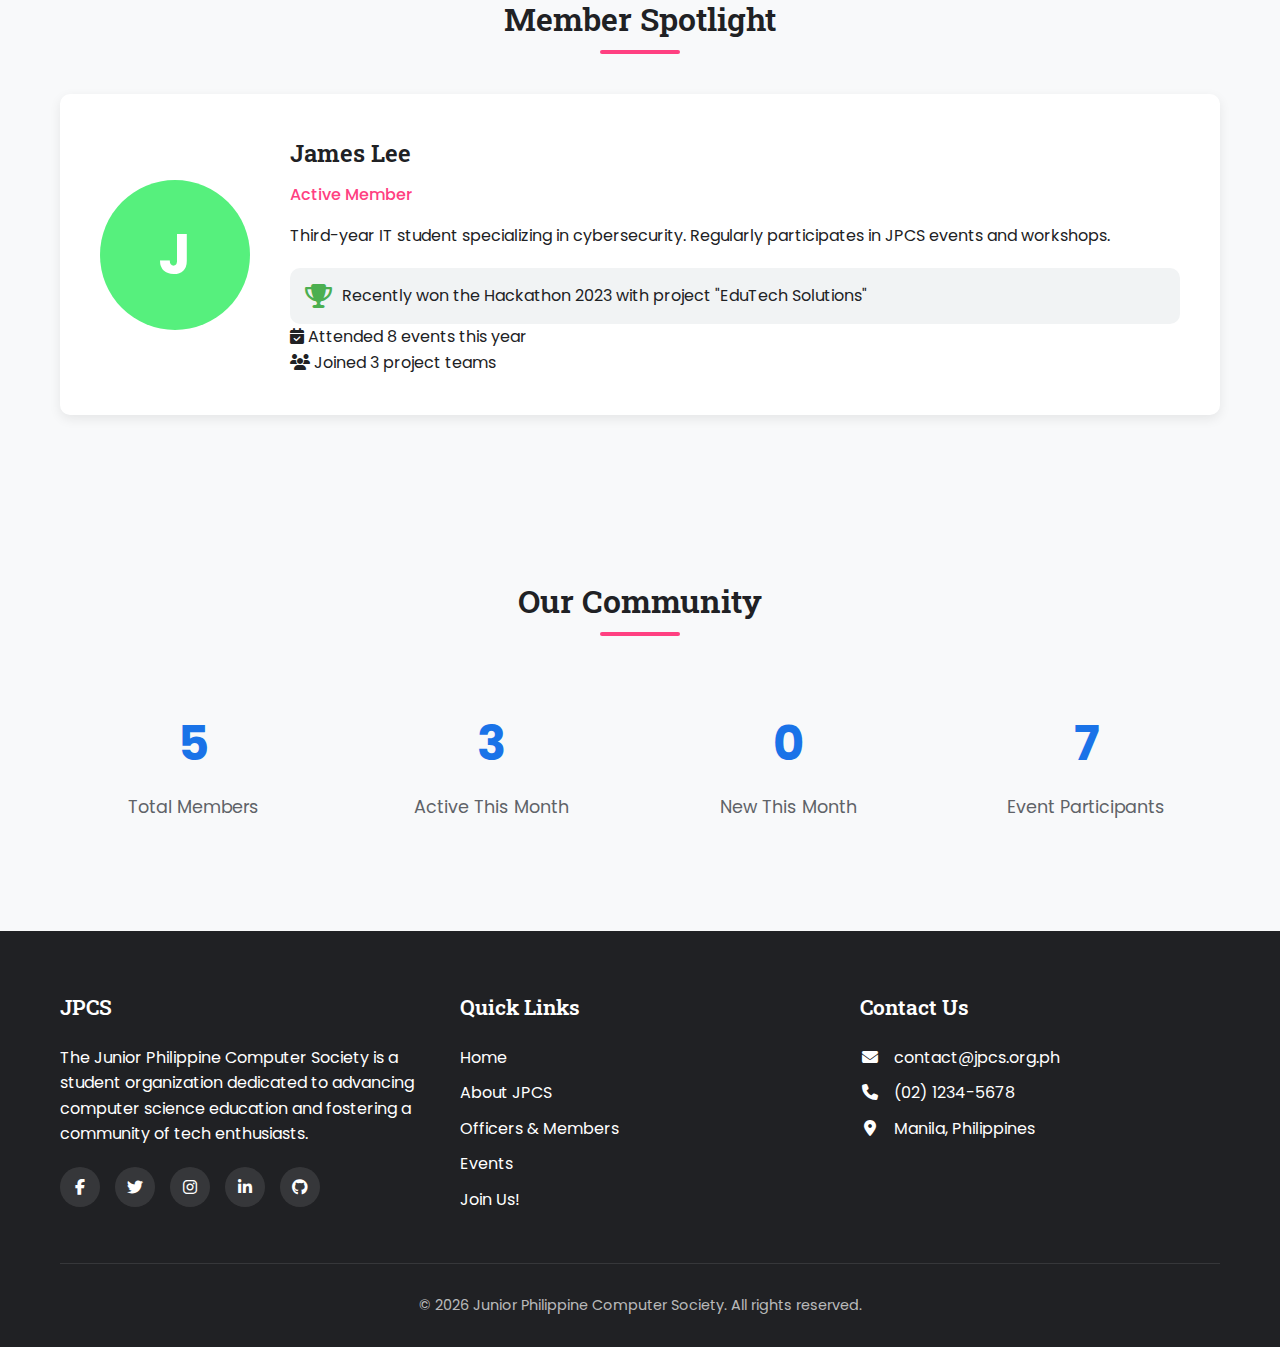
<file: Prelim-Exam/officers.html>
<!DOCTYPE html>
<html lang="en">
<head>
    <meta charset="UTF-8">
    <meta name="viewport" content="width=device-width, initial-scale=1.0">
    <title>Officers & Members - Junior Philippine Computer Society</title>
    <link rel="stylesheet" href="style.css">
    <link rel="stylesheet" href="https://cdnjs.cloudflare.com/ajax/libs/font-awesome/6.4.0/css/all.min.css">
    <link href="https://fonts.googleapis.com/css2?family=Poppins:wght@300;400;500;600;700&family=Roboto+Slab:wght@400;500;600&display=swap" rel="stylesheet">
</head>
<body>
    <!-- Header -->
    <header>
        <div class="container header-container">
            <div class="logo">
                <div class="logo-icon">
                    <i class="fas fa-laptop-code"></i>
                </div>
                <div class="logo-text">JP<span>CS</span></div>
            </div>
            
            <button class="mobile-menu-btn" id="mobileMenuBtn">
                <i class="fas fa-bars"></i>
            </button>
            
            <nav id="mainNav">
                <ul>
                    <li><a href="../index.html" class="nav-link">Home</a></li>
                    <li><a href="about.html" class="nav-link">About JPCS</a></li>
                    <li><a href="officers.html" class="nav-link active">Officers & Members</a></li>
                    <li><a href="events.html" class="nav-link">Events</a></li>
                    <li><a href="registration.html" class="nav-link">Join Us!</a></li>
                </ul>
            </nav>
        </div>
    </header>

    <!-- Page Header -->
    <section class="page-header">
        <div class="container">
            <h1>Our Team & Members</h1>
            <p>Meet the JPCS leadership team and our active members. See our community in action!</p>
        </div>
    </section>

    <!-- Quick Registration CTA -->
    <section class="quick-registration">
        <div class="container">
            <div class="card registration-cta">
                <div class="cta-content">
                    <h2><i class="fas fa-user-plus"></i> Want to Join Our Community?</h2>
                    <p>Become a JPCS member today and connect with fellow tech enthusiasts!</p>
                    <div class="cta-buttons">
                        <button class="btn" id="quickJoinBtn">Quick Join</button>
                    </div>
                </div>
            </div>
        </div>
    </section>

    <!-- Officers Filter -->
    <section class="officers-filter">
        <div class="container">
            <div class="filter-buttons" id="officerFilter">
                <button class="filter-btn active" data-filter="all">All</button>
                <button class="filter-btn" data-filter="executive">Executive Board</button>
                <button class="filter-btn" data-filter="committee">Committee Heads</button>
                <button class="filter-btn" data-filter="member">Active Members</button>
                <button class="filter-btn" data-filter="alumni">Alumni</button>
            </div>
        </div>
    </section>

    <!-- Officers Grid -->
    <section class="officers-grid-section">
        <div class="container">
            <div class="officers-grid" id="officersGrid">
                <!-- Officers will be loaded dynamically with JavaScript -->
            </div>
        </div>
    </section>

    <!-- Officer Modal -->
    <div class="modal" id="officerModal">
        <div class="modal-content">
            <button class="modal-close" id="modalClose">&times;</button>
            <div class="modal-body" id="modalBody">
                <!-- Modal content will be loaded dynamically -->
            </div>
        </div>
    </div>

    <!-- Member Spotlight -->
    <section class="member-spotlight">
        <div class="container">
            <h2 class="section-title">Member Spotlight</h2>
            <div class="card spotlight-card">
                <div class="spotlight-content" id="spotlightContent">
                    <!-- Spotlight content will be loaded dynamically -->
                </div>
            </div>
        </div>
    </section>

    <!-- Membership Stats -->
    <section class="membership-stats">
        <div class="container">
            <h2 class="section-title">Our Community</h2>
            <div class="stats-grid">
                <div class="stat-card">
                    <div class="stat-number" id="totalMembers">0</div>
                    <div class="stat-label">Total Members</div>
                </div>
                <div class="stat-card">
                    <div class="stat-number" id="activeMembers">0</div>
                    <div class="stat-label">Active This Month</div>
                </div>
                <div class="stat-card">
                    <div class="stat-number" id="newMembers">0</div>
                    <div class="stat-label">New This Month</div>
                </div>
                <div class="stat-card">
                    <div class="stat-number" id="eventParticipants">0</div>
                    <div class="stat-label">Event Participants</div>
                </div>
            </div>
        </div>
    </section>

    <!-- Quick Registration Modal -->
    <div class="modal" id="quickJoinModal">
        <div class="modal-content">
            <button class="modal-close" id="quickJoinClose">&times;</button>
            <div class="modal-body">
                <h2>Quick Join JPCS</h2>
                <p>Enter your details to get started. We'll send you full registration details.</p>
                
                <form id="quickJoinForm">
                    <div class="form-group">
                        <label for="quickName" class="form-label">Full Name *</label>
                        <input type="text" id="quickName" class="form-control" required>
                    </div>
                    
                    <div class="form-group">
                        <label for="quickEmail" class="form-label">Email *</label>
                        <input type="email" id="quickEmail" class="form-control" required>
                    </div>
                    
                    <div class="form-group">
                        <label for="quickUniversity" class="form-label">University *</label>
                        <input type="text" id="quickUniversity" class="form-control" required>
                    </div>
                    
                    <div class="form-group">
                        <label class="checkbox-label">
                            <input type="checkbox" id="quickNewsletter" checked>
                            <span>Send me updates about JPCS events</span>
                        </label>
                    </div>
                    
                    <button type="submit" class="btn">Submit Quick Join</button>
                </form>
            </div>
        </div>
    </div>

    <!-- Footer -->
    <footer>
        <div class="container">
            <div class="footer-content">
                <div class="footer-column">
                    <h3>JPCS</h3>
                    <p>The Junior Philippine Computer Society is a student organization dedicated to advancing computer science education and fostering a community of tech enthusiasts.</p>
                    <div class="social-links">
                        <a href="#" class="social-link"><i class="fab fa-facebook-f"></i></a>
                        <a href="#" class="social-link"><i class="fab fa-twitter"></i></a>
                        <a href="#" class="social-link"><i class="fab fa-instagram"></i></a>
                        <a href="#" class="social-link"><i class="fab fa-linkedin-in"></i></a>
                        <a href="#" class="social-link"><i class="fab fa-github"></i></a>
                    </div>
                </div>
                
                <div class="footer-column">
                    <h3>Quick Links</h3>
                    <ul class="footer-links">
                        <li><a href="../index.html">Home</a></li>
                        <li><a href="about.html">About JPCS</a></li>
                        <li><a href="officers.html">Officers & Members</a></li>
                        <li><a href="events.html">Events</a></li>
                        <li><a href="registration.html">Join Us!</a></li>
                    </ul>
                </div>
                
                <div class="footer-column">
                    <h3>Contact Us</h3>
                    <ul class="footer-links">
                        <li><i class="fas fa-envelope"></i> contact@jpcs.org.ph</li>
                        <li><i class="fas fa-phone"></i> (02) 1234-5678</li>
                        <li><i class="fas fa-map-marker-alt"></i> Manila, Philippines</li>
                    </ul>
                </div>
            </div>
            
            <div class="copyright">
                &copy; <span id="currentYear"></span> Junior Philippine Computer Society. All rights reserved.
            </div>
        </div>
    </footer>

    <script src="data.js"></script>
    <script src="script.js"></script>
    <script>
        // Officers & Members page JavaScript
        document.addEventListener('DOMContentLoaded', function() {
            // Load officers and members
            loadOfficers();
            
            // Load spotlight
            loadSpotlight();
            
            // Load membership stats
            loadMembershipStats();
            
            // Set current year in footer
            document.getElementById('currentYear').textContent = new Date().getFullYear();
            
            // Quick join button
            document.getElementById('quickJoinBtn').addEventListener('click', function() {
                document.getElementById('quickJoinModal').style.display = 'flex';
            });
            
            // Quick join form submission
            document.getElementById('quickJoinForm').addEventListener('submit', function(e) {
                e.preventDefault();
                
                const name = document.getElementById('quickName').value;
                const email = document.getElementById('quickEmail').value;
                const university = document.getElementById('quickUniversity').value;
                const newsletter = document.getElementById('quickNewsletter').checked;
                
                // Save to localStorage
                const quickJoins = JSON.parse(localStorage.getItem('jpcsQuickJoins') || '[]');
                quickJoins.push({
                    name: name,
                    email: email,
                    university: university,
                    newsletter: newsletter,
                    date: new Date().toISOString()
                });
                localStorage.setItem('jpcsQuickJoins', JSON.stringify(quickJoins));
                
                // Show success message
                alert(`Thanks ${name}! We've sent registration details to ${email}.`);
                document.getElementById('quickJoinModal').style.display = 'none';
                document.getElementById('quickJoinForm').reset();
                
                // Update stats
                loadMembershipStats();
            });
            
            // Close modals
            document.getElementById('modalClose').addEventListener('click', function() {
                document.getElementById('officerModal').style.display = 'none';
            });
            
            document.getElementById('quickJoinClose').addEventListener('click', function() {
                document.getElementById('quickJoinModal').style.display = 'none';
            });
            
            // Close modals when clicking outside
            document.getElementById('officerModal').addEventListener('click', function(e) {
                if (e.target === this) this.style.display = 'none';
            });
            
            document.getElementById('quickJoinModal').addEventListener('click', function(e) {
                if (e.target === this) this.style.display = 'none';
            });
        });
        
        function loadOfficers() {
            const officersGrid = document.getElementById('officersGrid');
            if (!officersGrid) return;
            
            // Clear existing content
            officersGrid.innerHTML = '';
            
            // Render all officers and members
            window.officersData.forEach(person => {
                const personCard = document.createElement('div');
                personCard.className = `card officer-card ${person.type}`;
                personCard.innerHTML = `
                    <div class="officer-avatar" style="background-color: #${Math.floor(Math.random()*16777215).toString(16)};">
                        ${person.name.charAt(0)}
                    </div>
                    <div class="officer-info">
                        <h3 class="officer-name">${person.name}</h3>
                        <div class="officer-role">${person.position}</div>
                        <div class="officer-department">${person.department}</div>
                        <p class="officer-bio">${person.bio}</p>
                    </div>
                    <div class="officer-skills">
                        ${person.skills.map(skill => `<span class="skill-tag">${skill}</span>`).join('')}
                    </div>
                    <button class="btn btn-outline view-officer-btn" data-id="${person.id}">View Profile</button>
                `;
                
                officersGrid.appendChild(personCard);
            });
            
            // Add event listeners to view buttons
            document.querySelectorAll('.view-officer-btn').forEach(btn => {
                btn.addEventListener('click', function() {
                    const personId = parseInt(this.getAttribute('data-id'));
                    const person = window.officersData.find(p => p.id === personId);
                    showOfficerModal(person);
                });
            });
            
            // Filter functionality
            const filterButtons = document.querySelectorAll('.filter-btn');
            filterButtons.forEach(btn => {
                btn.addEventListener('click', function() {
                    // Update active filter button
                    filterButtons.forEach(b => b.classList.remove('active'));
                    this.classList.add('active');
                    
                    // Filter people
                    const filter = this.getAttribute('data-filter');
                    filterOfficers(filter);
                });
            });
        }
        
        function filterOfficers(filter) {
            const officerCards = document.querySelectorAll('.officer-card');
            
            officerCards.forEach(card => {
                if (filter === 'all') {
                    card.style.display = 'block';
                } else if (filter === 'alumni') {
                    // For demo, show some as alumni
                    const randomShow = Math.random() > 0.7;
                    card.style.display = randomShow ? 'block' : 'none';
                } else {
                    if (card.classList.contains(filter)) {
                        card.style.display = 'block';
                    } else {
                        card.style.display = 'none';
                    }
                }
            });
        }
        
        function showOfficerModal(person) {
            const modalBody = document.getElementById('modalBody');
            modalBody.innerHTML = `
                <div class="modal-officer">
                    <div class="modal-avatar" style="background-color: #${Math.floor(Math.random()*16777215).toString(16)};">
                        ${person.name.charAt(0)}
                    </div>
                    <h2>${person.name}</h2>
                    <div class="modal-role">${person.position}</div>
                    <div class="modal-department">${person.department}</div>
                    
                    <div class="modal-details">
                        <h3>About</h3>
                        <p>${person.bio}</p>
                        
                        <h3>Education</h3>
                        <p>${person.education}</p>
                        
                        <h3>Skills</h3>
                        <div class="modal-skills">
                            ${person.skills.map(skill => `<span class="skill-tag">${skill}</span>`).join('')}
                        </div>
                        
                        <h3>Contact</h3>
                        <p><i class="fas fa-envelope"></i> ${person.email}</p>
                        ${person.phone ? `<p><i class="fas fa-phone"></i> ${person.phone}</p>` : ''}
                        
                        <h3>Member Since</h3>
                        <p>${new Date().getFullYear() - Math.floor(Math.random() * 3) - 1}</p>
                    </div>
                </div>
            `;
            
            document.getElementById('officerModal').style.display = 'flex';
        }
        
        function loadSpotlight() {
            const spotlightContent = document.getElementById('spotlightContent');
            if (!spotlightContent) return;
            
            // Get random member for spotlight
            const members = window.officersData.filter(o => o.type === 'member');
            const randomMember = members[Math.floor(Math.random() * members.length)];
            
            if (randomMember) {
                spotlightContent.innerHTML = `
                    <div class="spotlight-avatar" style="background-color: #${Math.floor(Math.random()*16777215).toString(16)};">
                        ${randomMember.name.charAt(0)}
                    </div>
                    <div class="spotlight-info">
                        <h3>${randomMember.name}</h3>
                        <div class="spotlight-role">${randomMember.position}</div>
                        <p>${randomMember.bio}</p>
                        <div class="spotlight-achievement">
                            <i class="fas fa-trophy"></i>
                            <span>Recently won the Hackathon 2023 with project "EduTech Solutions"</span>
                        </div>
                        <div class="spotlight-stats">
                            <div class="stat">
                                <i class="fas fa-calendar-check"></i>
                                <span>Attended 8 events this year</span>
                            </div>
                            <div class="stat">
                                <i class="fas fa-users"></i>
                                <span>Joined 3 project teams</span>
                            </div>
                        </div>
                    </div>
                `;
            }
        }
        
        function loadMembershipStats() {
            // Get stats from localStorage
            const quickJoins = JSON.parse(localStorage.getItem('jpcsQuickJoins') || '[]');
            const fullApplications = JSON.parse(localStorage.getItem('jpcsApplications') || '[]');
            
            const totalMembers = window.officersData.length + quickJoins.length + fullApplications.length;
            const activeMembers = Math.floor(totalMembers * 0.7); // 70% active
            const newMembers = quickJoins.filter(join => {
                const joinDate = new Date(join.date);
                const monthAgo = new Date();
                monthAgo.setMonth(monthAgo.getMonth() - 1);
                return joinDate > monthAgo;
            }).length;
            
            // Update display
            animateCounter('totalMembers', totalMembers);
            animateCounter('activeMembers', activeMembers);
            animateCounter('newMembers', newMembers);
            animateCounter('eventParticipants', Math.floor(totalMembers * 1.5)); // Simulated
        }
        
        function animateCounter(elementId, target) {
            const element = document.getElementById(elementId);
            if (!element) return;
            
            let current = 0;
            const increment = target / 50;
            const timer = setInterval(() => {
                current += increment;
                if (current >= target) {
                    current = target;
                    clearInterval(timer);
                }
                element.textContent = Math.floor(current);
            }, 30);
        }
    </script>
</body>
</html>
</file>
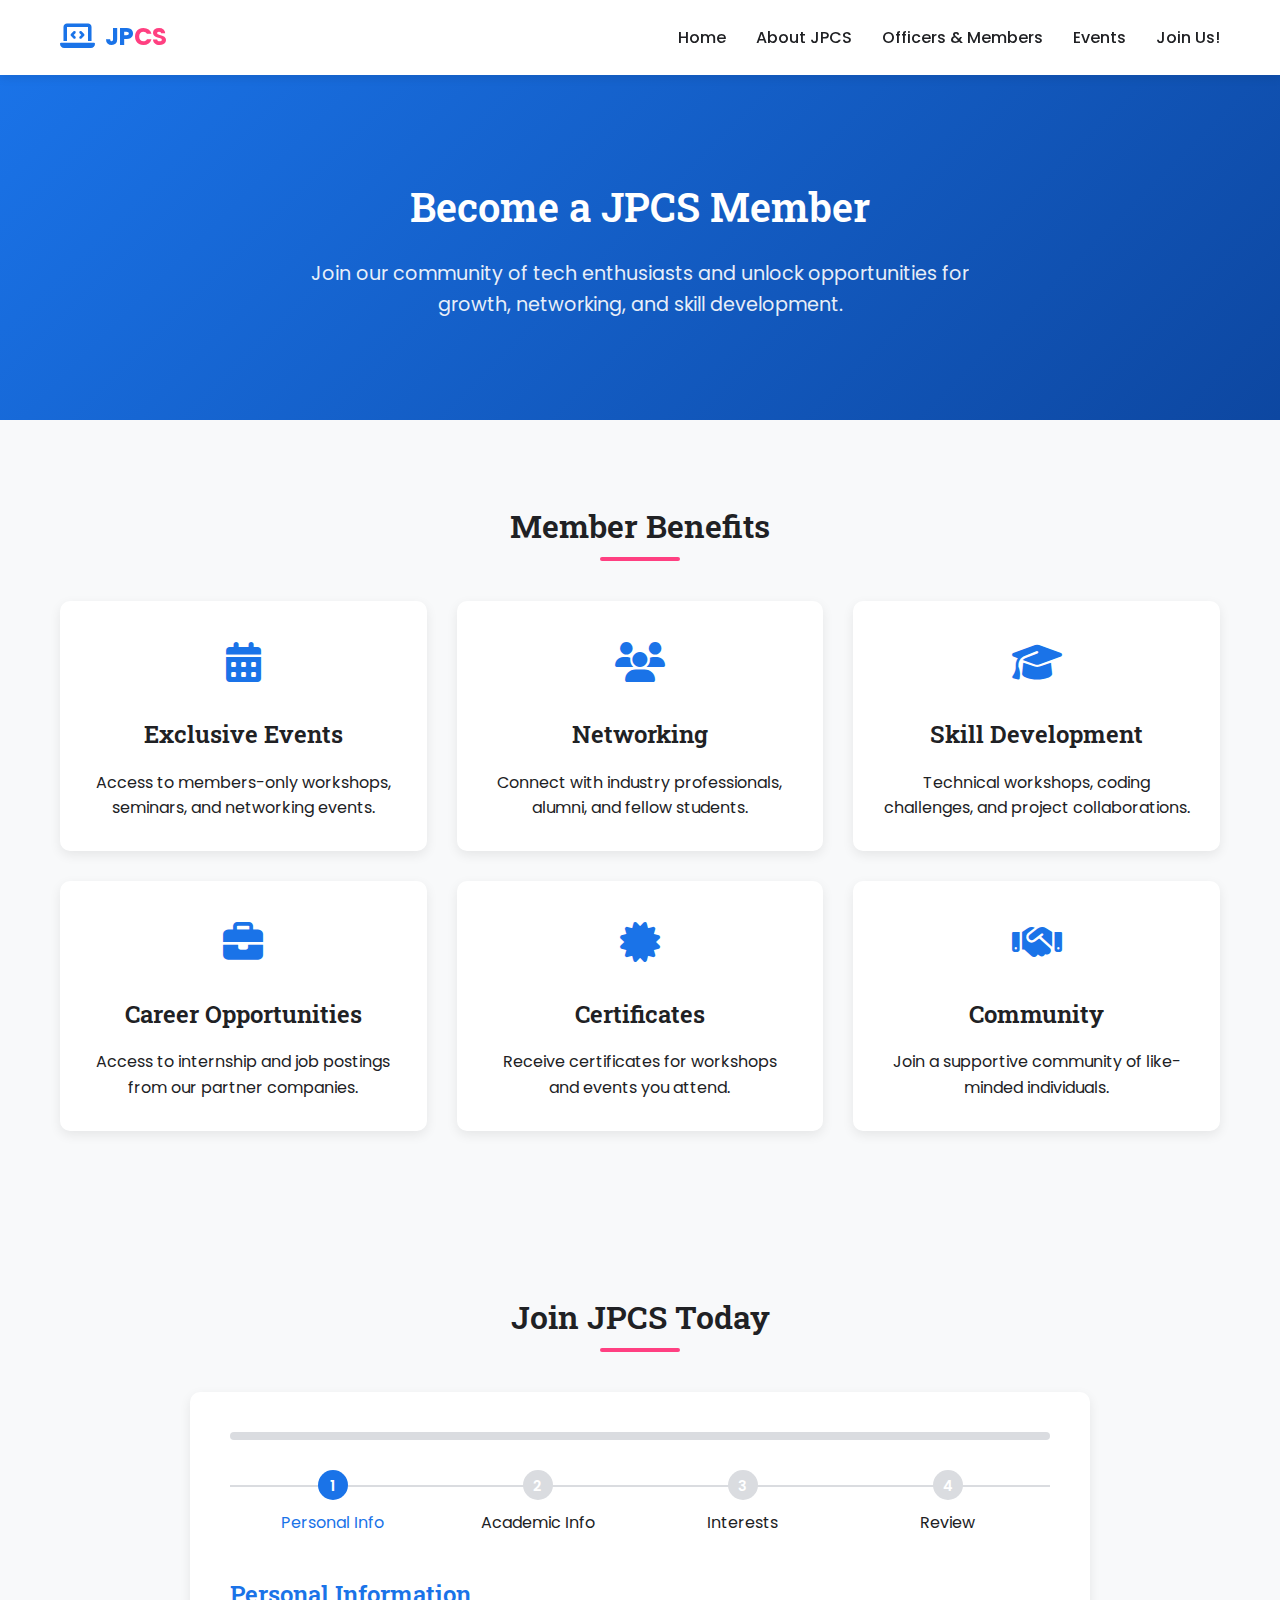
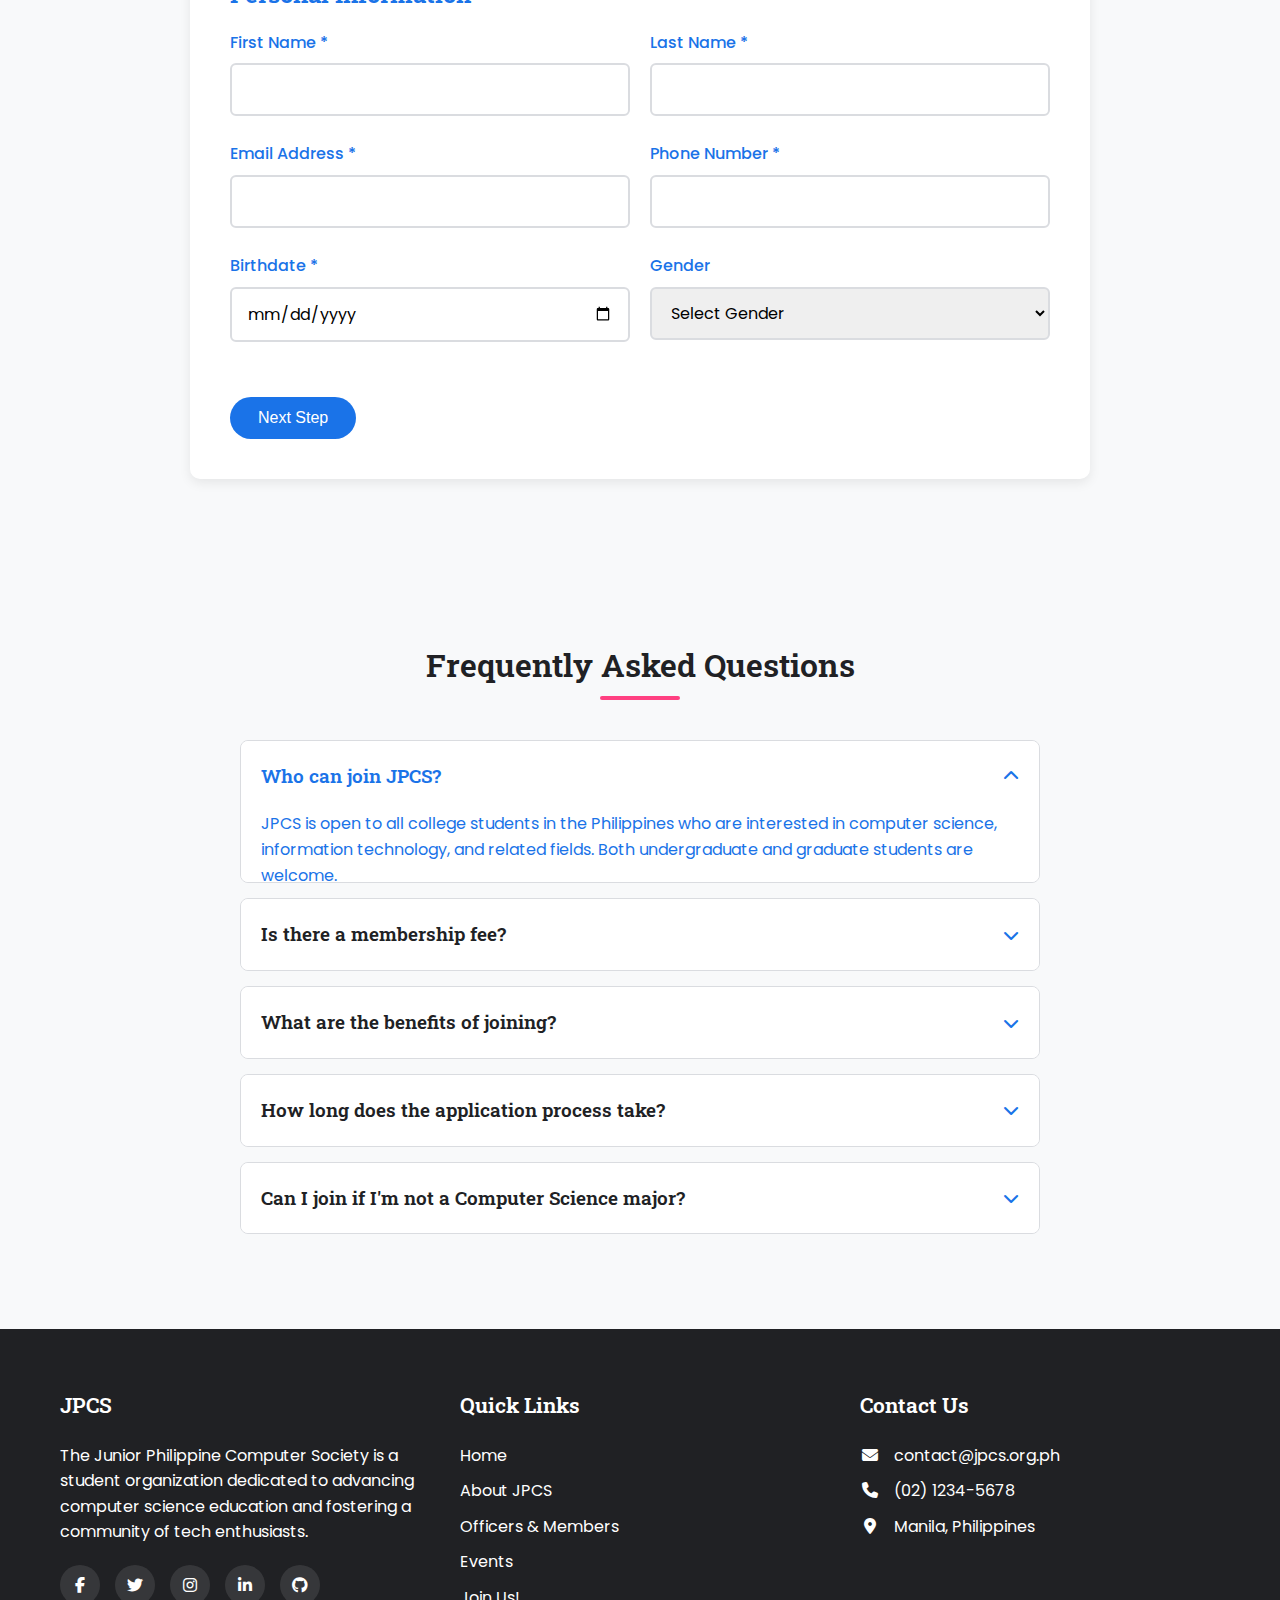
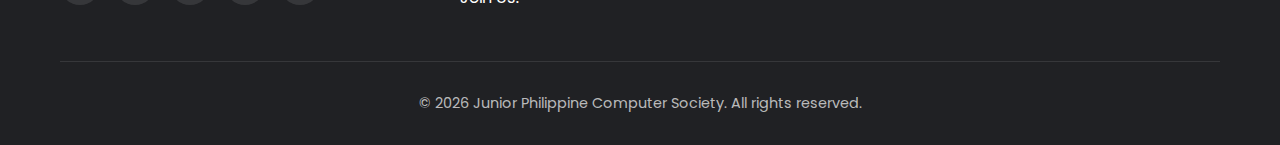
<file: Prelim-Exam/registration.html>
<!DOCTYPE html>
<html lang="en">
<head>
    <meta charset="UTF-8">
    <meta name="viewport" content="width=device-width, initial-scale=1.0">
    <title>Membership - Junior Philippine Computer Society</title>
    <link rel="stylesheet" href="style.css">
    <link rel="stylesheet" href="https://cdnjs.cloudflare.com/ajax/libs/font-awesome/6.4.0/css/all.min.css">
    <link href="https://fonts.googleapis.com/css2?family=Poppins:wght@300;400;500;600;700&family=Roboto+Slab:wght@400;500;600&display=swap" rel="stylesheet">
</head>
<body>
    <!-- Header -->
    <header>
        <div class="container header-container">
            <div class="logo">
                <div class="logo-icon">
                    <i class="fas fa-laptop-code"></i>
                </div>
                <div class="logo-text">JP<span>CS</span></div>
            </div>
            
            <button class="mobile-menu-btn" id="mobileMenuBtn">
                <i class="fas fa-bars"></i>
            </button>
            
            <nav id="mainNav">
                <ul>
                     <li><a href="../index.html">Home</a></li>
                        <li><a href="about.html">About JPCS</a></li>
                        <li><a href="officers.html">Officers & Members</a></li>
                        <li><a href="events.html">Events</a></li>
                        <li><a href="registration.html">Join Us!</a></li>
                </ul>
            </nav>
        </div>
    </header>

    <!-- Page Header -->
    <section class="page-header">
        <div class="container">
            <h1>Become a JPCS Member</h1>
            <p>Join our community of tech enthusiasts and unlock opportunities for growth, networking, and skill development.</p>
        </div>
    </section>

    <!-- Membership Benefits -->
    <section class="membership-benefits">
        <div class="container">
            <h2 class="section-title">Member Benefits</h2>
            <div class="benefits-grid">
                <div class="card benefit-card">
                    <div class="benefit-icon">
                        <i class="fas fa-calendar-alt"></i>
                    </div>
                    <h3>Exclusive Events</h3>
                    <p>Access to members-only workshops, seminars, and networking events.</p>
                </div>
                <div class="card benefit-card">
                    <div class="benefit-icon">
                        <i class="fas fa-users"></i>
                    </div>
                    <h3>Networking</h3>
                    <p>Connect with industry professionals, alumni, and fellow students.</p>
                </div>
                <div class="card benefit-card">
                    <div class="benefit-icon">
                        <i class="fas fa-graduation-cap"></i>
                    </div>
                    <h3>Skill Development</h3>
                    <p>Technical workshops, coding challenges, and project collaborations.</p>
                </div>
                <div class="card benefit-card">
                    <div class="benefit-icon">
                        <i class="fas fa-briefcase"></i>
                    </div>
                    <h3>Career Opportunities</h3>
                    <p>Access to internship and job postings from our partner companies.</p>
                </div>
                <div class="card benefit-card">
                    <div class="benefit-icon">
                        <i class="fas fa-certificate"></i>
                    </div>
                    <h3>Certificates</h3>
                    <p>Receive certificates for workshops and events you attend.</p>
                </div>
                <div class="card benefit-card">
                    <div class="benefit-icon">
                        <i class="fas fa-handshake"></i>
                    </div>
                    <h3>Community</h3>
                    <p>Join a supportive community of like-minded individuals.</p>
                </div>
            </div>
        </div>
    </section>

    <!-- Membership Form -->
    <section class="membership-form-section">
        <div class="container">
            <h2 class="section-title">Join JPCS Today</h2>
            
            <div class="form-container">
                <div class="progress-bar">
                    <div class="progress-fill" id="formProgress"></div>
                </div>
                
                <div class="progress-steps">
                    <div class="progress-step active" data-step="1">Personal Info</div>
                    <div class="progress-step" data-step="2">Academic Info</div>
                    <div class="progress-step" data-step="3">Interests</div>
                    <div class="progress-step" data-step="4">Review</div>
                </div>
                
                <form id="membershipForm">
                    <!-- Step 1: Personal Information -->
                    <div class="form-step active" id="step1">
                        <h3>Personal Information</h3>
                        
                        <div class="form-row">
                            <div class="form-group">
                                <label for="firstName" class="form-label">First Name *</label>
                                <input type="text" id="firstName" class="form-control" required>
                                <div class="error-message" id="firstNameError">Please enter your first name</div>
                            </div>
                            
                            <div class="form-group">
                                <label for="lastName" class="form-label">Last Name *</label>
                                <input type="text" id="lastName" class="form-control" required>
                                <div class="error-message" id="lastNameError">Please enter your last name</div>
                            </div>
                        </div>
                        
                        <div class="form-row">
                            <div class="form-group">
                                <label for="email" class="form-label">Email Address *</label>
                                <input type="email" id="email" class="form-control" required>
                                <div class="error-message" id="emailError">Please enter a valid email address</div>
                            </div>
                            
                            <div class="form-group">
                                <label for="phone" class="form-label">Phone Number *</label>
                                <input type="tel" id="phone" class="form-control" required>
                                <div class="error-message" id="phoneError">Please enter a valid phone number</div>
                            </div>
                        </div>
                        
                        <div class="form-row">
                            <div class="form-group">
                                <label for="birthdate" class="form-label">Birthdate *</label>
                                <input type="date" id="birthdate" class="form-control" required>
                                <div class="error-message" id="birthdateError">Please enter your birthdate</div>
                            </div>
                            
                            <div class="form-group">
                                <label for="gender" class="form-label">Gender</label>
                                <select id="gender" class="form-control">
                                    <option value="">Select Gender</option>
                                    <option value="male">Male</option>
                                    <option value="female">Female</option>
                                    <option value="other">Other</option>
                                    <option value="prefer-not-to-say">Prefer not to say</option>
                                </select>
                            </div>
                        </div>
                        
                        <div class="form-navigation">
                            <button type="button" class="btn" id="nextBtn1">Next Step</button>
                        </div>
                    </div>
                    
                    <!-- Step 2: Academic Information -->
                    <div class="form-step" id="step2">
                        <h3>Academic Information</h3>
                        
                        <div class="form-group">
                            <label for="university" class="form-label">University *</label>
                            <input type="text" id="university" class="form-control" required>
                            <div class="error-message" id="universityError">Please enter your university</div>
                        </div>
                        
                        <div class="form-row">
                            <div class="form-group">
                                <label for="course" class="form-label">Course/Program *</label>
                                <input type="text" id="course" class="form-control" required>
                                <div class="error-message" id="courseError">Please enter your course</div>
                            </div>
                            
                            <div class="form-group">
                                <label for="yearLevel" class="form-label">Year Level *</label>
                                <select id="yearLevel" class="form-control" required>
                                    <option value="">Select Year Level</option>
                                    <option value="1">1st Year</option>
                                    <option value="2">2nd Year</option>
                                    <option value="3">3rd Year</option>
                                    <option value="4">4th Year</option>
                                    <option value="5">5th Year</option>
                                    <option value="grad">Graduate Student</option>
                                </select>
                                <div class="error-message" id="yearLevelError">Please select your year level</div>
                            </div>
                        </div>
                        
                        <div class="form-row">
                            <div class="form-group">
                                <label for="studentId" class="form-label">Student ID Number *</label>
                                <input type="text" id="studentId" class="form-control" required>
                                <div class="error-message" id="studentIdError">Please enter your student ID</div>
                            </div>
                            
                            <div class="form-group">
                                <label for="expectedGrad" class="form-label">Expected Graduation</label>
                                <input type="month" id="expectedGrad" class="form-control">
                            </div>
                        </div>
                        
                        <div class="form-navigation">
                            <button type="button" class="btn btn-outline" id="prevBtn2">Previous</button>
                            <button type="button" class="btn" id="nextBtn2">Next Step</button>
                        </div>
                    </div>
                    
                    <!-- Step 3: Interests -->
                    <div class="form-step" id="step3">
                        <h3>Your Interests</h3>
                        <p class="form-description">Select your areas of interest to help us tailor activities and events to your preferences.</p>
                        
                        <div class="form-group">
                            <label class="form-label">Areas of Interest *</label>
                            <div class="interests-grid">
                                <label class="interest-option">
                                    <input type="checkbox" class="interest" value="web-dev">
                                    <div class="interest-content">
                                        <i class="fas fa-code"></i>
                                        <span>Web Development</span>
                                    </div>
                                </label>
                                <label class="interest-option">
                                    <input type="checkbox" class="interest" value="mobile-dev">
                                    <div class="interest-content">
                                        <i class="fas fa-mobile-alt"></i>
                                        <span>Mobile Development</span>
                                    </div>
                                </label>
                                <label class="interest-option">
                                    <input type="checkbox" class="interest" value="data-science">
                                    <div class="interest-content">
                                        <i class="fas fa-chart-bar"></i>
                                        <span>Data Science</span>
                                    </div>
                                </label>
                                <label class="interest-option">
                                    <input type="checkbox" class="interest" value="cybersecurity">
                                    <div class="interest-content">
                                        <i class="fas fa-shield-alt"></i>
                                        <span>Cybersecurity</span>
                                    </div>
                                </label>
                                <label class="interest-option">
                                    <input type="checkbox" class="interest" value="ai-ml">
                                    <div class="interest-content">
                                        <i class="fas fa-brain"></i>
                                        <span>AI & Machine Learning</span>
                                    </div>
                                </label>
                                <label class="interest-option">
                                    <input type="checkbox" class="interest" value="ui-ux">
                                    <div class="interest-content">
                                        <i class="fas fa-palette"></i>
                                        <span>UI/UX Design</span>
                                    </div>
                                </label>
                                <label class="interest-option">
                                    <input type="checkbox" class="interest" value="networking">
                                    <div class="interest-content">
                                        <i class="fas fa-network-wired"></i>
                                        <span>Networking</span>
                                    </div>
                                </label>
                                <label class="interest-option">
                                    <input type="checkbox" class="interest" value="software-eng">
                                    <div class="interest-content">
                                        <i class="fas fa-cogs"></i>
                                        <span>Software Engineering</span>
                                    </div>
                                </label>
                            </div>
                            <div class="error-message" id="interestsError">Please select at least one area of interest</div>
                        </div>
                        
                        <div class="form-group">
                            <label for="experience" class="form-label">Previous Experience</label>
                            <textarea id="experience" class="form-control" rows="3" placeholder="Briefly describe any relevant experience in tech (projects, internships, etc.)"></textarea>
                        </div>
                        
                        <div class="form-group">
                            <label for="expectations" class="form-label">What do you hope to gain from joining JPCS? *</label>
                            <textarea id="expectations" class="form-control" rows="3" required></textarea>
                            <div class="error-message" id="expectationsError">Please tell us what you hope to gain from joining JPCS</div>
                        </div>
                        
                        <div class="form-navigation">
                            <button type="button" class="btn btn-outline" id="prevBtn3">Previous</button>
                            <button type="button" class="btn" id="nextBtn3">Next Step</button>
                        </div>
                    </div>
                    
                    <!-- Step 4: Review -->
                    <div class="form-step" id="step4">
                        <h3>Review Your Application</h3>
                        
                        <div class="review-section">
                            <h4>Personal Information</h4>
                            <div class="review-info" id="reviewPersonal"></div>
                        </div>
                        
                        <div class="review-section">
                            <h4>Academic Information</h4>
                            <div class="review-info" id="reviewAcademic"></div>
                        </div>
                        
                        <div class="review-section">
                            <h4>Interests</h4>
                            <div class="review-info" id="reviewInterests"></div>
                        </div>
                        
                        <div class="form-group">
                            <label class="checkbox-label">
                                <input type="checkbox" id="terms" required>
                                <span>I agree to the <a href="#" id="termsLink">Terms and Conditions</a> and understand that my data will be processed according to the <a href="#" id="privacyLink">Privacy Policy</a>. *</span>
                            </label>
                            <div class="error-message" id="termsError">You must agree to the terms and conditions</div>
                        </div>
                        
                        <div class="form-group">
                            <label class="checkbox-label">
                                <input type="checkbox" id="newsletter">
                                <span>I want to receive updates about JPCS events, workshops, and news via email.</span>
                            </label>
                        </div>
                        
                        <div class="form-navigation">
                            <button type="button" class="btn btn-outline" id="prevBtn4">Previous</button>
                            <button type="submit" class="btn" id="submitBtn">Submit Application</button>
                        </div>
                    </div>
                    
                    <!-- Success Step -->
                    <div class="form-step" id="successStep">
                        <div class="success-content">
                            <div class="success-icon">
                                <i class="fas fa-check-circle"></i>
                            </div>
                            <h3>Application Submitted!</h3>
                            <p>Thank you for applying to join JPCS. We'll review your application and contact you within 3-5 business days.</p>
                            <p class="application-id">Your application ID: <span id="applicationId"></span></p>
                            <div class="success-actions">
                                <button type="button" class="btn" id="newApplicationBtn">Submit Another Application</button>
                                <a href="../index.html" class="btn btn-outline">Back to Home</a>
                            </div>
                        </div>
                    </div>
                </form>
            </div>
        </div>
    </section>

    <!-- Membership FAQs -->
    <section class="faq-section">
        <div class="container">
            <h2 class="section-title">Frequently Asked Questions</h2>
            <div class="faq-container">
                <div class="faq-item">
                    <div class="faq-question">
                        <h3>Who can join JPCS?</h3>
                        <i class="fas fa-chevron-down"></i>
                    </div>
                    <div class="faq-answer">
                        <p>JPCS is open to all college students in the Philippines who are interested in computer science, information technology, and related fields. Both undergraduate and graduate students are welcome.</p>
                    </div>
                </div>
                <div class="faq-item">
                    <div class="faq-question">
                        <h3>Is there a membership fee?</h3>
                        <i class="fas fa-chevron-down"></i>
                    </div>
                    <div class="faq-answer">
                        <p>Yes, there is an annual membership fee of ₱300. This fee helps cover the costs of events, materials, and organizational expenses. Financial assistance is available for those who need it.</p>
                    </div>
                </div>
                <div class="faq-item">
                    <div class="faq-question">
                        <h3>What are the benefits of joining?</h3>
                        <i class="fas fa-chevron-down"></i>
                    </div>
                    <div class="faq-answer">
                        <p>Members get access to exclusive events, workshops, networking opportunities, career resources, project collaborations, and a community of like-minded individuals.</p>
                    </div>
                </div>
                <div class="faq-item">
                    <div class="faq-question">
                        <h3>How long does the application process take?</h3>
                        <i class="fas fa-chevron-down"></i>
                    </div>
                    <div class="faq-answer">
                        <p>Applications are typically processed within 3-5 business days. You will receive an email confirmation once your application has been approved.</p>
                    </div>
                </div>
                <div class="faq-item">
                    <div class="faq-question">
                        <h3>Can I join if I'm not a Computer Science major?</h3>
                        <i class="fas fa-chevron-down"></i>
                    </div>
                    <div class="faq-answer">
                        <p>Absolutely! JPCS welcomes students from all disciplines who have an interest in technology. Many of our members come from engineering, mathematics, business, and other fields.</p>
                    </div>
                </div>
            </div>
        </div>
    </section>

    <!-- Footer -->
    <footer>
        <div class="container">
            <div class="footer-content">
                <div class="footer-column">
                    <h3>JPCS</h3>
                    <p>The Junior Philippine Computer Society is a student organization dedicated to advancing computer science education and fostering a community of tech enthusiasts.</p>
                    <div class="social-links">
                        <a href="#" class="social-link"><i class="fab fa-facebook-f"></i></a>
                        <a href="#" class="social-link"><i class="fab fa-twitter"></i></a>
                        <a href="#" class="social-link"><i class="fab fa-instagram"></i></a>
                        <a href="#" class="social-link"><i class="fab fa-linkedin-in"></i></a>
                        <a href="#" class="social-link"><i class="fab fa-github"></i></a>
                    </div>
                </div>
                
                <div class="footer-column">
                    <h3>Quick Links</h3>
                    <ul class="footer-links">
                         <li><a href="../index.html">Home</a></li>
                        <li><a href="about.html">About JPCS</a></li>
                        <li><a href="officers.html">Officers & Members</a></li>
                        <li><a href="events.html">Events</a></li>
                        <li><a href="registration.html">Join Us!</a></li>
                    </ul>
                </div>
                
                <div class="footer-column">
                    <h3>Contact Us</h3>
                    <ul class="footer-links">
                        <li><i class="fas fa-envelope"></i> contact@jpcs.org.ph</li>
                        <li><i class="fas fa-phone"></i> (02) 1234-5678</li>
                        <li><i class="fas fa-map-marker-alt"></i> Manila, Philippines</li>
                    </ul>
                </div>
            </div>
            
            <div class="copyright">
                &copy; <span id="currentYear"></span> Junior Philippine Computer Society. All rights reserved.
            </div>
        </div>
    </footer>

    <!-- Terms Modal -->
    <div class="modal" id="termsModal">
        <div class="modal-content">
            <button class="modal-close" id="termsModalClose">&times;</button>
            <div class="modal-body">
                <h2>Terms and Conditions</h2>
                <div class="modal-text">
                    <p>By joining JPCS, you agree to the following terms and conditions:</p>
                    <ol>
                        <li>You must be a currently enrolled college student in the Philippines.</li>
                        <li>Membership is valid for one academic year and must be renewed annually.</li>
                        <li>You agree to follow the JPCS Code of Conduct at all events and activities.</li>
                        <li>JPCS reserves the right to revoke membership for violations of the Code of Conduct.</li>
                        <li>Event registration may require additional fees for materials or venue costs.</li>
                        <li>Your personal information will be used only for JPCS-related communications and activities.</li>
                    </ol>
                    <p>For the complete Terms and Conditions, please contact the JPCS Secretariat.</p>
                </div>
            </div>
        </div>
    </div>

    <!-- Privacy Modal -->
    <div class="modal" id="privacyModal">
        <div class="modal-content">
            <button class="modal-close" id="privacyModalClose">&times;</button>
            <div class="modal-body">
                <h2>Privacy Policy</h2>
                <div class="modal-text">
                    <p>JPCS is committed to protecting your privacy. This policy explains how we collect, use, and protect your personal information:</p>
                    <ol>
                        <li>We collect personal information only for membership management and event coordination.</li>
                        <li>Your information will not be shared with third parties without your consent.</li>
                        <li>We use industry-standard security measures to protect your data.</li>
                        <li>You have the right to access, correct, or delete your personal information.</li>
                        <li>We may use your email address to send JPCS-related announcements and updates.</li>
                        <li>You can opt out of non-essential communications at any time.</li>
                    </ol>
                    <p>For questions about our Privacy Policy, please contact privacy@jpcs.org.ph</p>
                </div>
            </div>
        </div>
    </div>

    <script src="script.js"></script>
    <script>
        // Membership page specific JavaScript
        document.addEventListener('DOMContentLoaded', function() {
            // Initialize form
            initializeMembershipForm();
            
            // Initialize FAQs
            initializeFAQs();
            
            // Set current year in footer
            document.getElementById('currentYear').textContent = new Date().getFullYear();
            
            // Terms and Privacy modals
            document.getElementById('termsLink').addEventListener('click', function(e) {
                e.preventDefault();
                document.getElementById('termsModal').style.display = 'flex';
            });
            
            document.getElementById('privacyLink').addEventListener('click', function(e) {
                e.preventDefault();
                document.getElementById('privacyModal').style.display = 'flex';
            });
            
            document.getElementById('termsModalClose').addEventListener('click', function() {
                document.getElementById('termsModal').style.display = 'none';
            });
            
            document.getElementById('privacyModalClose').addEventListener('click', function() {
                document.getElementById('privacyModal').style.display = 'none';
            });
            
            // Close modals when clicking outside
            document.getElementById('termsModal').addEventListener('click', function(e) {
                if (e.target === this) {
                    this.style.display = 'none';
                }
            });
            
            document.getElementById('privacyModal').addEventListener('click', function(e) {
                if (e.target === this) {
                    this.style.display = 'none';
                }
            });
        });
        
        function initializeMembershipForm() {
            const form = document.getElementById('membershipForm');
            const formSteps = document.querySelectorAll('.form-step');
            const progressSteps = document.querySelectorAll('.progress-step');
            const progressFill = document.getElementById('formProgress');
            const nextBtn1 = document.getElementById('nextBtn1');
            const prevBtn2 = document.getElementById('prevBtn2');
            const nextBtn2 = document.getElementById('nextBtn2');
            const prevBtn3 = document.getElementById('prevBtn3');
            const nextBtn3 = document.getElementById('nextBtn3');
            const prevBtn4 = document.getElementById('prevBtn4');
            const submitBtn = document.getElementById('submitBtn');
            const newApplicationBtn = document.getElementById('newApplicationBtn');
            
            let currentStep = 0;
            
            // Load saved form data from localStorage
            loadFormData();
            
            // Form navigation
            nextBtn1.addEventListener('click', function() {
                if (validateStep(0)) {
                    saveFormData();
                    goToStep(1);
                }
            });
            
            prevBtn2.addEventListener('click', function() {
                saveFormData();
                goToStep(0);
            });
            
            nextBtn2.addEventListener('click', function() {
                if (validateStep(1)) {
                    saveFormData();
                    goToStep(2);
                }
            });
            
            prevBtn3.addEventListener('click', function() {
                saveFormData();
                goToStep(1);
            });
            
            nextBtn3.addEventListener('click', function() {
                if (validateStep(2)) {
                    saveFormData();
                    updateReview();
                    goToStep(3);
                }
            });
            
            prevBtn4.addEventListener('click', function() {
                goToStep(2);
            });
            
            // Form submission
            submitBtn.addEventListener('click', function(e) {
                e.preventDefault();
                
                if (validateStep(3)) {
                    submitForm();
                }
            });
            
            // New application
            newApplicationBtn.addEventListener('click', function() {
                resetForm();
                goToStep(0);
            });
            
            // Auto-save form data on input
            document.querySelectorAll('.form-control').forEach(input => {
                input.addEventListener('input', saveFormData);
            });
            
            document.querySelectorAll('.interest').forEach(checkbox => {
                checkbox.addEventListener('change', saveFormData);
            });
            
            function goToStep(step) {
                // Hide all steps
                formSteps.forEach(formStep => {
                    formStep.classList.remove('active');
                });
                
                // Show current step
                formSteps[step].classList.add('active');
                
                // Update progress steps
                progressSteps.forEach((progressStep, index) => {
                    if (index <= step) {
                        progressStep.classList.add('active');
                    } else {
                        progressStep.classList.remove('active');
                    }
                });
                
                // Update progress bar
                const progressPercent = ((step + 1) / (formSteps.length - 1)) * 100;
                progressFill.style.width = `${progressPercent}%`;
                
                currentStep = step;
            }
            
            function validateStep(step) {
                let isValid = true;
                
                if (step === 0) {
                    // Step 1 validation
                    const firstName = document.getElementById('firstName');
                    const lastName = document.getElementById('lastName');
                    const email = document.getElementById('email');
                    const phone = document.getElementById('phone');
                    const birthdate = document.getElementById('birthdate');
                    
                    // Reset errors
                    [firstName, lastName, email, phone, birthdate].forEach(field => {
                        field.classList.remove('error', 'valid');
                        document.getElementById(`${field.id}Error`).style.display = 'none';
                    });
                    
                    // Validate fields
                    if (!firstName.value.trim()) {
                        firstName.classList.add('error');
                        document.getElementById('firstNameError').style.display = 'block';
                        isValid = false;
                    } else {
                        firstName.classList.add('valid');
                    }
                    
                    if (!lastName.value.trim()) {
                        lastName.classList.add('error');
                        document.getElementById('lastNameError').style.display = 'block';
                        isValid = false;
                    } else {
                        lastName.classList.add('valid');
                    }
                    
                    if (!email.value.trim() || !/^[^\s@]+@[^\s@]+\.[^\s@]+$/.test(email.value)) {
                        email.classList.add('error');
                        document.getElementById('emailError').style.display = 'block';
                        isValid = false;
                    } else {
                        email.classList.add('valid');
                    }
                    
                    if (!phone.value.trim() || !/^[0-9+\-\s()]{10,}$/.test(phone.value)) {
                        phone.classList.add('error');
                        document.getElementById('phoneError').style.display = 'block';
                        isValid = false;
                    } else {
                        phone.classList.add('valid');
                    }
                    
                    if (!birthdate.value) {
                        birthdate.classList.add('error');
                        document.getElementById('birthdateError').style.display = 'block';
                        isValid = false;
                    } else {
                        birthdate.classList.add('valid');
                    }
                } else if (step === 1) {
                    // Step 2 validation
                    const university = document.getElementById('university');
                    const course = document.getElementById('course');
                    const yearLevel = document.getElementById('yearLevel');
                    const studentId = document.getElementById('studentId');
                    
                    // Reset errors
                    [university, course, yearLevel, studentId].forEach(field => {
                        if (field) {
                            field.classList.remove('error', 'valid');
                            document.getElementById(`${field.id}Error`).style.display = 'none';
                        }
                    });
                    
                    // Validate fields
                    if (!university.value.trim()) {
                        university.classList.add('error');
                        document.getElementById('universityError').style.display = 'block';
                        isValid = false;
                    } else {
                        university.classList.add('valid');
                    }
                    
                    if (!course.value.trim()) {
                        course.classList.add('error');
                        document.getElementById('courseError').style.display = 'block';
                        isValid = false;
                    } else {
                        course.classList.add('valid');
                    }
                    
                    if (!yearLevel.value) {
                        yearLevel.classList.add('error');
                        document.getElementById('yearLevelError').style.display = 'block';
                        isValid = false;
                    } else {
                        yearLevel.classList.add('valid');
                    }
                    
                    if (!studentId.value.trim()) {
                        studentId.classList.add('error');
                        document.getElementById('studentIdError').style.display = 'block';
                        isValid = false;
                    } else {
                        studentId.classList.add('valid');
                    }
                } else if (step === 2) {
                    // Step 3 validation
                    const interests = document.querySelectorAll('.interest:checked');
                    const expectations = document.getElementById('expectations');
                    
                    // Reset errors
                    document.getElementById('interestsError').style.display = 'none';
                    expectations.classList.remove('error', 'valid');
                    document.getElementById('expectationsError').style.display = 'none';
                    
                    // Validate interests
                    if (interests.length === 0) {
                        document.getElementById('interestsError').style.display = 'block';
                        isValid = false;
                    }
                    
                    // Validate expectations
                    if (!expectations.value.trim()) {
                        expectations.classList.add('error');
                        document.getElementById('expectationsError').style.display = 'block';
                        isValid = false;
                    } else {
                        expectations.classList.add('valid');
                    }
                } else if (step === 3) {
                    // Step 4 validation
                    const terms = document.getElementById('terms');
                    
                    // Reset error
                    document.getElementById('termsError').style.display = 'none';
                    
                    // Validate terms
                    if (!terms.checked) {
                        document.getElementById('termsError').style.display = 'block';
                        isValid = false;
                    }
                }
                
                return isValid;
            }
            
            function updateReview() {
                // Personal information
                const personalInfo = `
                    <p><strong>Name:</strong> ${document.getElementById('firstName').value} ${document.getElementById('lastName').value}</p>
                    <p><strong>Email:</strong> ${document.getElementById('email').value}</p>
                    <p><strong>Phone:</strong> ${document.getElementById('phone').value}</p>
                    <p><strong>Birthdate:</strong> ${document.getElementById('birthdate').value}</p>
                    <p><strong>Gender:</strong> ${document.getElementById('gender').value || 'Not specified'}</p>
                `;
                document.getElementById('reviewPersonal').innerHTML = personalInfo;
                
                // Academic information
                const academicInfo = `
                    <p><strong>University:</strong> ${document.getElementById('university').value}</p>
                    <p><strong>Course:</strong> ${document.getElementById('course').value}</p>
                    <p><strong>Year Level:</strong> ${getYearLevelText(document.getElementById('yearLevel').value)}</p>
                    <p><strong>Student ID:</strong> ${document.getElementById('studentId').value}</p>
                    <p><strong>Expected Graduation:</strong> ${document.getElementById('expectedGrad').value || 'Not specified'}</p>
                `;
                document.getElementById('reviewAcademic').innerHTML = academicInfo;
                
                // Interests
                const selectedInterests = Array.from(document.querySelectorAll('.interest:checked'))
                    .map(cb => {
                        const label = cb.parentElement.querySelector('span').textContent;
                        return label;
                    });
                
                const interestsInfo = `
                    <p><strong>Areas of Interest:</strong> ${selectedInterests.join(', ')}</p>
                    <p><strong>Previous Experience:</strong> ${document.getElementById('experience').value || 'None specified'}</p>
                    <p><strong>Expectations:</strong> ${document.getElementById('expectations').value}</p>
                `;
                document.getElementById('reviewInterests').innerHTML = interestsInfo;
            }
            
            function getYearLevelText(value) {
                const yearLevels = {
                    '1': '1st Year',
                    '2': '2nd Year',
                    '3': '3rd Year',
                    '4': '4th Year',
                    '5': '5th Year',
                    'grad': 'Graduate Student'
                };
                return yearLevels[value] || '';
            }
            
            function saveFormData() {
                const formData = {
                    firstName: document.getElementById('firstName').value,
                    lastName: document.getElementById('lastName').value,
                    email: document.getElementById('email').value,
                    phone: document.getElementById('phone').value,
                    birthdate: document.getElementById('birthdate').value,
                    gender: document.getElementById('gender').value,
                    university: document.getElementById('university').value,
                    course: document.getElementById('course').value,
                    yearLevel: document.getElementById('yearLevel').value,
                    studentId: document.getElementById('studentId').value,
                    expectedGrad: document.getElementById('expectedGrad').value,
                    experience: document.getElementById('experience').value,
                    expectations: document.getElementById('expectations').value,
                    interests: Array.from(document.querySelectorAll('.interest:checked')).map(cb => cb.value),
                    currentStep: currentStep
                };
                
                localStorage.setItem('jpcsMembershipForm', JSON.stringify(formData));
            }
            
            function loadFormData() {
                const savedData = localStorage.getItem('jpcsMembershipForm');
                if (savedData) {
                    const formData = JSON.parse(savedData);
                    
                    // Populate form fields
                    Object.keys(formData).forEach(key => {
                        const element = document.getElementById(key);
                        if (element) {
                            if (key === 'interests') {
                                // Handle checkboxes
                                formData[key].forEach(value => {
                                    const checkbox = document.querySelector(`.interest[value="${value}"]`);
                                    if (checkbox) checkbox.checked = true;
                                });
                            } else {
                                element.value = formData[key];
                            }
                        }
                    });
                    
                    // Go to saved step
                    if (formData.currentStep) {
                        goToStep(formData.currentStep);
                    }
                }
            }
            
            function submitForm() {
                // Collect all form data
                const formData = {
                    firstName: document.getElementById('firstName').value,
                    lastName: document.getElementById('lastName').value,
                    email: document.getElementById('email').value,
                    phone: document.getElementById('phone').value,
                    birthdate: document.getElementById('birthdate').value,
                    gender: document.getElementById('gender').value,
                    university: document.getElementById('university').value,
                    course: document.getElementById('course').value,
                    yearLevel: document.getElementById('yearLevel').value,
                    studentId: document.getElementById('studentId').value,
                    expectedGrad: document.getElementById('expectedGrad').value,
                    experience: document.getElementById('experience').value,
                    expectations: document.getElementById('expectations').value,
                    interests: Array.from(document.querySelectorAll('.interest:checked')).map(cb => cb.value),
                    newsletter: document.getElementById('newsletter').checked,
                    applicationDate: new Date().toISOString(),
                    applicationId: generateApplicationId()
                };
                
                // Save to localStorage (simulating database submission)
                const applications = JSON.parse(localStorage.getItem('jpcsApplications') || '[]');
                applications.push(formData);
                localStorage.setItem('jpcsApplications', JSON.stringify(applications));
                
                // Clear form data from localStorage
                localStorage.removeItem('jpcsMembershipForm');
                
                // Show success step
                document.getElementById('applicationId').textContent = formData.applicationId;
                goToStep(4);
            }
            
            function generateApplicationId() {
                const prefix = 'JPCS';
                const timestamp = Date.now().toString().substring(5);
                const random = Math.floor(Math.random() * 1000).toString().padStart(3, '0');
                return `${prefix}-${timestamp}-${random}`;
            }
            
            function resetForm() {
                form.reset();
                
                // Clear validation styles
                document.querySelectorAll('.form-control').forEach(field => {
                    field.classList.remove('error', 'valid');
                });
                
                // Clear error messages
                document.querySelectorAll('.error-message').forEach(error => {
                    error.style.display = 'none';
                });
                
                // Clear saved form data
                localStorage.removeItem('jpcsMembershipForm');
            }
        }
        
        function initializeFAQs() {
            const faqItems = document.querySelectorAll('.faq-item');
            
            faqItems.forEach(item => {
                const question = item.querySelector('.faq-question');
                const answer = item.querySelector('.faq-answer');
                
                question.addEventListener('click', () => {
                    // Close all other FAQs
                    faqItems.forEach(otherItem => {
                        if (otherItem !== item) {
                            otherItem.classList.remove('active');
                            otherItem.querySelector('.faq-answer').style.maxHeight = null;
                        }
                    });
                    
                    // Toggle current FAQ
                    item.classList.toggle('active');
                    
                    if (item.classList.contains('active')) {
                        answer.style.maxHeight = answer.scrollHeight + 'px';
                    } else {
                        answer.style.maxHeight = null;
                    }
                });
            });
            
            // Open first FAQ by default
            if (faqItems.length > 0) {
                faqItems[0].classList.add('active');
                faqItems[0].querySelector('.faq-answer').style.maxHeight = 
                    faqItems[0].querySelector('.faq-answer').scrollHeight + 'px';
            }
        }
    </script>
</body>
</html>
</file>
<file: Prelim-Exam/style.css>
/* CSS Variables */
:root {
    --primary: #1a73e8;
    --primary-dark: #0d47a1;
    --primary-light: #e8f0fe;
    --secondary: #ff4081;
    --secondary-dark: #e91e63;
    --accent: #4caf50;
    --accent-dark: #388e3c;
    --light: #f8f9fa;
    --dark: #202124;
    --gray: #5f6368;
    --light-gray: #dadce0;
    --lighter-gray: #f1f3f4;
    --card-shadow: 0 4px 12px rgba(0, 0, 0, 0.08);
    --card-shadow-hover: 0 10px 25px rgba(0, 0, 0, 0.12);
    --transition: all 0.3s ease;
}

/* Reset and Base Styles */
* {
    margin: 0;
    padding: 0;
    box-sizing: border-box;
}

body {
    font-family: 'Poppins', sans-serif;
    line-height: 1.6;
    color: var(--dark);
    background-color: var(--light);
    overflow-x: hidden;
}

h1, h2, h3, h4 {
    font-family: 'Roboto Slab', serif;
    font-weight: 600;
    margin-bottom: 1rem;
}

h1 {
    font-size: 2.5rem;
}

h2 {
    font-size: 2rem;
}

h3 {
    font-size: 1.5rem;
}

a {
    text-decoration: none;
    color: inherit;
}

ul {
    list-style: none;
}

.container {
    width: 100%;
    max-width: 1200px;
    margin: 0 auto;
    padding: 0 20px;
}

.btn {
    display: inline-block;
    padding: 12px 28px;
    background-color: var(--primary);
    color: white;
    border-radius: 30px;
    font-weight: 500;
    transition: var(--transition);
    border: none;
    cursor: pointer;
    font-size: 1rem;
    text-align: center;
}

.btn:hover {
    background-color: var(--primary-dark);
    transform: translateY(-2px);
    box-shadow: 0 6px 12px rgba(0, 0, 0, 0.15);
}

.btn-secondary {
    background-color: var(--secondary);
}

.btn-secondary:hover {
    background-color: var(--secondary-dark);
}

.btn-outline {
    background-color: transparent;
    border: 2px solid var(--primary);
    color: var(--primary);
}

.btn-outline:hover {
    background-color: var(--primary);
    color: white;
}

section {
    padding: 80px 0;
}

.section-title {
    text-align: center;
    margin-bottom: 50px;
    position: relative;
}

.section-title::after {
    content: '';
    position: absolute;
    bottom: -10px;
    left: 50%;
    transform: translateX(-50%);
    width: 80px;
    height: 4px;
    background-color: var(--secondary);
    border-radius: 2px;
}

.text-center {
    text-align: center;
}

/* Header and Navigation */
header {
    background-color: white;
    box-shadow: 0 2px 10px rgba(0, 0, 0, 0.1);
    position: sticky;
    top: 0;
    z-index: 1000;
}

.header-container {
    display: flex;
    justify-content: space-between;
    align-items: center;
    padding: 15px 20px;
}

.logo {
    display: flex;
    align-items: center;
    gap: 10px;
}

.logo-icon {
    color: var(--primary);
    font-size: 28px;
}

.logo-text {
    font-size: 1.5rem;
    font-weight: 700;
    color: var(--primary);
}

.logo-text span {
    color: var(--secondary);
}

nav ul {
    display: flex;
    gap: 30px;
}

nav a {
    font-weight: 500;
    position: relative;
    padding: 5px 0;
}

nav a::after {
    content: '';
    position: absolute;
    bottom: 0;
    left: 0;
    width: 0;
    height: 2px;
    background-color: var(--primary);
    transition: var(--transition);
}

nav a:hover::after {
    width: 100%;
}

.active {
    color: var(--primary);
}

.active::after {
    width: 100%;
}

.mobile-menu-btn {
    display: none;
    background: none;
    border: none;
    font-size: 24px;
    color: var(--primary);
    cursor: pointer;
}

/* Page Header */
.page-header {
    background: linear-gradient(135deg, var(--primary) 0%, var(--primary-dark) 100%);
    color: white;
    padding: 100px 0;
    text-align: center;
}

.page-header h1 {
    color: white;
    margin-bottom: 20px;
}

.page-header p {
    font-size: 1.2rem;
    max-width: 700px;
    margin: 0 auto;
    opacity: 0.9;
}

/* Cards */
.card {
    background-color: white;
    border-radius: 10px;
    box-shadow: var(--card-shadow);
    overflow: hidden;
    transition: var(--transition);
}

.card:hover {
    transform: translateY(-5px);
    box-shadow: var(--card-shadow-hover);
}

/* Hero Section */
.hero {
    background: linear-gradient(135deg, var(--primary) 0%, var(--primary-dark) 100%);
    color: white;
    padding: 100px 0;
    text-align: center;
}

.hero h1 {
    font-size: 3rem;
    margin-bottom: 20px;
    color: white;
}

.hero p {
    font-size: 1.2rem;
    max-width: 700px;
    margin: 0 auto 30px;
    opacity: 0.9;
}

.hero-btns {
    display: flex;
    gap: 20px;
    justify-content: center;
    flex-wrap: wrap;
}

/* Features Section */
.features-grid {
    display: grid;
    grid-template-columns: repeat(auto-fill, minmax(300px, 1fr));
    gap: 30px;
}

.feature-card {
    padding: 30px;
    text-align: center;
}

.feature-icon {
    font-size: 2.5rem;
    color: var(--primary);
    margin-bottom: 20px;
}

/* Events Preview */
.events-preview {
    display: grid;
    grid-template-columns: repeat(auto-fill, minmax(300px, 1fr));
    gap: 30px;
    margin-bottom: 40px;
}

.event-card {
    height: 100%;
}

.event-image {
    height: 200px;
    width: 100%;
    background-size: cover;
    background-position: center;
    position: relative;
}

.event-status {
    position: absolute;
    top: 15px;
    right: 15px;
    padding: 5px 10px;
    border-radius: 20px;
    font-size: 0.8rem;
    font-weight: 500;
}

.event-status.upcoming {
    background-color: var(--accent);
    color: white;
}

.event-status.past {
    background-color: var(--gray);
    color: white;
}

.event-content {
    padding: 20px;
}

.event-category {
    display: inline-block;
    padding: 5px 12px;
    background-color: var(--light-gray);
    border-radius: 20px;
    font-size: 0.8rem;
    font-weight: 500;
    margin-bottom: 10px;
}

.event-date {
    color: var(--gray);
    font-size: 0.9rem;
    margin-bottom: 10px;
}

.event-title {
    font-size: 1.3rem;
    margin-bottom: 10px;
}

.event-desc {
    color: var(--gray);
    margin-bottom: 15px;
}

.event-meta {
    display: flex;
    justify-content: space-between;
    margin-bottom: 15px;
    font-size: 0.9rem;
    color: var(--gray);
}

/* Stats Section */
.stats {
    background-color: var(--lighter-gray);
}

.stats-grid {
    display: grid;
    grid-template-columns: repeat(auto-fit, minmax(200px, 1fr));
    gap: 30px;
}

.stat-card {
    text-align: center;
    padding: 30px 20px;
}

.stat-number {
    font-size: 3rem;
    font-weight: 700;
    color: var(--primary);
    margin-bottom: 10px;
}

.stat-label {
    font-size: 1.1rem;
    color: var(--gray);
}

/* Mission & Vision */
.mission-vision-grid {
    display: grid;
    grid-template-columns: repeat(auto-fit, minmax(400px, 1fr));
    gap: 30px;
}

.mission-card, .vision-card {
    padding: 40px;
    text-align: center;
}

.card-icon {
    font-size: 3rem;
    color: var(--primary);
    margin-bottom: 20px;
}

/* History */
.history-content {
    display: grid;
    grid-template-columns: 1fr 1fr;
    gap: 40px;
    padding: 40px;
}

.placeholder-image {
    height: 300px;
    background-color: var(--lighter-gray);
    border-radius: 10px;
    display: flex;
    flex-direction: column;
    align-items: center;
    justify-content: center;
    color: var(--gray);
}

.placeholder-image i {
    font-size: 4rem;
    margin-bottom: 20px;
    color: var(--primary);
}

/* What We Do */
.activities-grid {
    display: grid;
    grid-template-columns: repeat(auto-fill, minmax(300px, 1fr));
    gap: 30px;
}

.activity-card {
    padding: 30px;
    text-align: center;
}

.activity-icon {
    font-size: 2.5rem;
    color: var(--primary);
    margin-bottom: 20px;
}

/* Values */
.values-grid {
    display: grid;
    grid-template-columns: repeat(auto-fill, minmax(250px, 1fr));
    gap: 30px;
}

.value-card {
    padding: 30px;
    text-align: center;
}

.value-icon {
    font-size: 2.5rem;
    color: var(--secondary);
    margin-bottom: 20px;
}

/* Officers Filter */
.officers-filter {
    background-color: var(--lighter-gray);
    padding: 30px 0;
}

.filter-buttons {
    display: flex;
    gap: 10px;
    justify-content: center;
    flex-wrap: wrap;
}

.filter-btn {
    padding: 10px 24px;
    background-color: white;
    border: 2px solid var(--light-gray);
    border-radius: 30px;
    cursor: pointer;
    transition: var(--transition);
    font-weight: 500;
}

.filter-btn.active {
    background-color: var(--primary);
    color: white;
    border-color: var(--primary);
}

.filter-btn:hover:not(.active) {
    border-color: var(--primary);
    color: var(--primary);
}

/* Officers Grid */
.officers-grid {
    display: grid;
    grid-template-columns: repeat(auto-fill, minmax(300px, 1fr));
    gap: 30px;
}

.officer-card {
    padding: 25px;
    display: flex;
    flex-direction: column;
}

.officer-avatar {
    width: 100px;
    height: 100px;
    border-radius: 50%;
    margin: 0 auto 20px;
    display: flex;
    align-items: center;
    justify-content: center;
    font-size: 2.5rem;
    color: white;
    font-weight: 700;
}

.officer-info {
    text-align: center;
    margin-bottom: 20px;
}

.officer-name {
    font-size: 1.3rem;
    margin-bottom: 5px;
}

.officer-role {
    color: var(--secondary);
    font-weight: 500;
    margin-bottom: 5px;
}

.officer-department {
    color: var(--gray);
    font-size: 0.9rem;
    margin-bottom: 10px;
}

.officer-bio {
    color: var(--gray);
    font-size: 0.9rem;
}

.officer-skills {
    display: flex;
    flex-wrap: wrap;
    gap: 8px;
    margin-bottom: 20px;
    justify-content: center;
}

.skill-tag {
    padding: 5px 12px;
    background-color: var(--primary-light);
    color: var(--primary);
    border-radius: 20px;
    font-size: 0.8rem;
    font-weight: 500;
}

/* Member Spotlight */
.spotlight-card {
    padding: 40px;
}

.spotlight-content {
    display: grid;
    grid-template-columns: auto 1fr;
    gap: 40px;
    align-items: center;
}

.spotlight-avatar {
    width: 150px;
    height: 150px;
    border-radius: 50%;
    display: flex;
    align-items: center;
    justify-content: center;
    font-size: 3.5rem;
    color: white;
    font-weight: 700;
}

.spotlight-info h3 {
    margin-bottom: 10px;
}

.spotlight-role {
    color: var(--secondary);
    font-weight: 500;
    margin-bottom: 15px;
}

.spotlight-achievement {
    display: flex;
    align-items: center;
    gap: 10px;
    margin-top: 20px;
    padding: 15px;
    background-color: var(--lighter-gray);
    border-radius: 10px;
}

.spotlight-achievement i {
    color: var(--accent);
    font-size: 1.5rem;
}

/* Join CTA */
.join-cta {
    background-color: var(--lighter-gray);
}

.cta-card {
    padding: 50px;
    text-align: center;
}

.cta-content h2 {
    margin-bottom: 20px;
}

.cta-content p {
    font-size: 1.1rem;
    margin-bottom: 30px;
    max-width: 600px;
    margin-left: auto;
    margin-right: auto;
}

.cta-buttons {
    display: flex;
    gap: 20px;
    justify-content: center;
    flex-wrap: wrap;
}

/* Events Filter Section */
.events-filter-section {
    background-color: var(--lighter-gray);
    padding: 30px 0;
}

.filter-controls {
    display: flex;
    flex-direction: column;
    gap: 20px;
}

.search-box {
    position: relative;
    max-width: 400px;
}

.search-box i {
    position: absolute;
    left: 15px;
    top: 50%;
    transform: translateY(-50%);
    color: var(--gray);
}

.search-box input {
    width: 100%;
    padding: 12px 15px 12px 45px;
    border: 2px solid var(--light-gray);
    border-radius: 30px;
    font-family: 'Poppins', sans-serif;
    font-size: 1rem;
}

.search-box input:focus {
    outline: none;
    border-color: var(--primary);
}

.sort-controls {
    display: flex;
    align-items: center;
    gap: 10px;
}

.sort-controls select {
    padding: 8px 15px;
    border: 2px solid var(--light-gray);
    border-radius: 6px;
    font-family: 'Poppins', sans-serif;
    font-size: 1rem;
    background-color: white;
}

.sort-controls select:focus {
    outline: none;
    border-color: var(--primary);
}

/* Events Grid Section */
.events-grid {
    display: grid;
    grid-template-columns: repeat(auto-fill, minmax(350px, 1fr));
    gap: 30px;
    margin-bottom: 40px;
}

.no-events-content {
    padding: 60px 40px;
    text-align: center;
}

.no-events-content i {
    font-size: 4rem;
    color: var(--light-gray);
    margin-bottom: 20px;
}

.no-events-content h3 {
    margin-bottom: 10px;
}

/* Calendar Section */
.calendar-section {
    background-color: var(--lighter-gray);
}

.calendar-controls {
    display: flex;
    justify-content: space-between;
    align-items: center;
    padding: 20px;
    border-bottom: 1px solid var(--light-gray);
}

.calendar-controls button {
    background: none;
    border: none;
    font-size: 1.2rem;
    color: var(--primary);
    cursor: pointer;
    padding: 5px 15px;
}

.calendar {
    display: grid;
    grid-template-columns: repeat(7, 1fr);
    gap: 1px;
    background-color: var(--light-gray);
    padding: 20px;
}

.calendar-day-header {
    padding: 15px;
    text-align: center;
    font-weight: 600;
    background-color: white;
}

.calendar-day {
    padding: 15px;
    text-align: center;
    background-color: white;
    position: relative;
    min-height: 80px;
}

.calendar-day.empty {
    background-color: var(--lighter-gray);
}

.calendar-day.today {
    background-color: var(--primary-light);
    font-weight: 600;
}

.calendar-day.has-event {
    cursor: pointer;
}

.event-indicator {
    position: absolute;
    top: 5px;
    right: 5px;
    width: 20px;
    height: 20px;
    background-color: var(--secondary);
    color: white;
    border-radius: 50%;
    font-size: 0.7rem;
    display: flex;
    align-items: center;
    justify-content: center;
}

/* Preferences Section */
.preferences-content {
    padding: 40px;
}

.preferences-form {
    margin-top: 20px;
}

.preference-options {
    display: flex;
    flex-wrap: wrap;
    gap: 20px;
    margin-bottom: 30px;
}

.preference-option {
    display: flex;
    align-items: center;
    gap: 10px;
}

/* Membership Benefits */
.benefits-grid {
    display: grid;
    grid-template-columns: repeat(auto-fill, minmax(300px, 1fr));
    gap: 30px;
}

.benefit-card {
    padding: 30px;
    text-align: center;
}

.benefit-icon {
    font-size: 2.5rem;
    color: var(--primary);
    margin-bottom: 20px;
}

/* Membership Form */
.form-container {
    max-width: 900px;
    margin: 0 auto;
    background-color: white;
    border-radius: 10px;
    box-shadow: var(--card-shadow);
    padding: 40px;
}

.progress-bar {
    height: 8px;
    background-color: var(--light-gray);
    border-radius: 4px;
    margin-bottom: 30px;
    overflow: hidden;
}

.progress-fill {
    height: 100%;
    background-color: var(--primary);
    width: 0%;
    transition: width 0.5s ease;
}

.progress-steps {
    display: flex;
    justify-content: space-between;
    margin-bottom: 40px;
    position: relative;
}

.progress-steps::before {
    content: '';
    position: absolute;
    top: 15px;
    left: 0;
    right: 0;
    height: 2px;
    background-color: var(--light-gray);
    z-index: 1;
}

.progress-step {
    position: relative;
    z-index: 2;
    text-align: center;
    width: 25%;
}

.progress-step::before {
    content: '';
    width: 30px;
    height: 30px;
    background-color: var(--light-gray);
    border-radius: 50%;
    display: block;
    margin: 0 auto 10px;
}

.progress-step.active::before {
    background-color: var(--primary);
}

.progress-step::after {
    content: attr(data-step);
    position: absolute;
    top: 5px;
    left: 50%;
    transform: translateX(-50%);
    color: white;
    font-weight: 600;
    font-size: 0.9rem;
}

.form-step {
    display: none;
}

.form-step.active {
    display: block;
}

.form-description {
    color: var(--gray);
    margin-bottom: 25px;
}

.form-group {
    margin-bottom: 25px;
}

.form-label {
    display: block;
    margin-bottom: 8px;
    font-weight: 500;
}

.form-control {
    width: 100%;
    padding: 12px 15px;
    border: 2px solid var(--light-gray);
    border-radius: 6px;
    font-family: 'Poppins', sans-serif;
    font-size: 1rem;
    transition: var(--transition);
}

.form-control:focus {
    border-color: var(--primary);
    outline: none;
}

.form-row {
    display: flex;
    gap: 20px;
}

.form-row .form-group {
    flex: 1;
}

.error-message {
    color: #e53935;
    font-size: 0.85rem;
    margin-top: 5px;
    display: none;
}

.form-control.error {
    border-color: #e53935;
}

.form-control.valid {
    border-color: var(--accent);
}

.form-navigation {
    display: flex;
    justify-content: space-between;
    margin-top: 30px;
}

/* Interests Grid */
.interests-grid {
    display: grid;
    grid-template-columns: repeat(auto-fill, minmax(200px, 1fr));
    gap: 15px;
}

.interest-option {
    border: 2px solid var(--light-gray);
    border-radius: 8px;
    padding: 15px;
    cursor: pointer;
    transition: var(--transition);
}

.interest-option:hover {
    border-color: var(--primary);
}

.interest-option input {
    display: none;
}

.interest-option input:checked + .interest-content {
    color: var(--primary);
}

.interest-option input:checked + .interest-content {
    border-color: var(--primary);
}

.interest-content {
    display: flex;
    flex-direction: column;
    align-items: center;
    gap: 10px;
    text-align: center;
}

.interest-content i {
    font-size: 1.8rem;
    color: var(--primary);
}

/* Review Section */
.review-section {
    margin-bottom: 30px;
    padding-bottom: 20px;
    border-bottom: 1px solid var(--light-gray);
}

.review-section:last-child {
    border-bottom: none;
}

.review-section h4 {
    margin-bottom: 15px;
    color: var(--primary);
}

.review-info p {
    margin-bottom: 8px;
}

.checkbox-label {
    display: flex;
    align-items: flex-start;
    gap: 10px;
    cursor: pointer;
}

.checkbox-label input {
    margin-top: 5px;
}

/* Success Step */
.success-content {
    text-align: center;
    padding: 40px 20px;
}

.success-icon {
    font-size: 4rem;
    color: var(--accent);
    margin-bottom: 20px;
}

.application-id {
    font-weight: 500;
    margin-bottom: 30px;
}

.success-actions {
    display: flex;
    gap: 20px;
    justify-content: center;
    flex-wrap: wrap;
}

/* FAQ Section */
.faq-container {
    max-width: 800px;
    margin: 0 auto;
}

.faq-item {
    margin-bottom: 15px;
    border: 1px solid var(--light-gray);
    border-radius: 8px;
    overflow: hidden;
}

.faq-question {
    padding: 20px;
    display: flex;
    justify-content: space-between;
    align-items: center;
    cursor: pointer;
    background-color: white;
}

.faq-question h3 {
    margin-bottom: 0;
    font-size: 1.2rem;
}

.faq-question i {
    color: var(--primary);
    transition: var(--transition);
}

.faq-item.active .faq-question i {
    transform: rotate(180deg);
}

.faq-answer {
    padding: 0 20px;
    max-height: 0;
    overflow: hidden;
    transition: max-height 0.3s ease;
    background-color: white;
}

.faq-item.active .faq-answer {
    padding: 0 20px 20px;
}

/* Contact Info */
.contact-grid {
    display: grid;
    grid-template-columns: repeat(auto-fit, minmax(250px, 1fr));
    gap: 30px;
}

.contact-card {
    padding: 30px;
    text-align: center;
}

.contact-icon {
    font-size: 2.5rem;
    color: var(--primary);
    margin-bottom: 20px;
}

/* Contact Form */
.contact-form-container {
    display: grid;
    grid-template-columns: 1fr 1fr;
    gap: 50px;
    align-items: start;
}

.contact-form-info h2 {
    margin-bottom: 20px;
}

.contact-form-info p {
    margin-bottom: 30px;
    color: var(--gray);
}

.contact-details p {
    display: flex;
    align-items: center;
    gap: 10px;
    margin-bottom: 15px;
}

.contact-details i {
    color: var(--primary);
}

/* FAQ Preview */
.faq-list {
    display: grid;
    grid-template-columns: repeat(auto-fit, minmax(300px, 1fr));
    gap: 30px;
}

.faq-item-preview {
    padding: 30px;
    background-color: white;
    border-radius: 10px;
    box-shadow: var(--card-shadow);
}

.faq-item-preview h3 {
    margin-bottom: 15px;
}

.faq-item-preview p {
    margin-bottom: 20px;
    color: var(--gray);
}

.faq-link {
    display: inline-flex;
    align-items: center;
    gap: 8px;
    color: var(--primary);
    font-weight: 500;
}

.faq-link:hover {
    color: var(--primary-dark);
}

/* Map Section */
.map-card {
    padding: 0;
    overflow: hidden;
}

.map-placeholder {
    height: 300px;
    background-color: var(--lighter-gray);
    display: flex;
    flex-direction: column;
    align-items: center;
    justify-content: center;
    color: var(--gray);
}

.map-placeholder i {
    font-size: 4rem;
    color: var(--primary);
    margin-bottom: 20px;
}

.map-details {
    padding: 30px;
}

.map-details h3 {
    margin-bottom: 20px;
}

.map-details p {
    margin-bottom: 15px;
}

/* Modal */
.modal {
    display: none;
    position: fixed;
    top: 0;
    left: 0;
    width: 100%;
    height: 100%;
    background-color: rgba(0, 0, 0, 0.7);
    z-index: 1100;
    justify-content: center;
    align-items: center;
}

.modal-content {
    background-color: white;
    border-radius: 10px;
    width: 90%;
    max-width: 700px;
    max-height: 90vh;
    overflow-y: auto;
    position: relative;
}

.modal-close {
    position: absolute;
    top: 15px;
    right: 15px;
    background: none;
    border: none;
    font-size: 24px;
    color: var(--gray);
    cursor: pointer;
    z-index: 2;
}

.modal-body {
    padding: 40px;
}

.modal-text {
    line-height: 1.8;
}

.modal-text ol {
    padding-left: 20px;
    margin: 20px 0;
}

.modal-text li {
    margin-bottom: 10px;
}

/* Footer */
footer {
    background-color: var(--dark);
    color: white;
    padding: 60px 0 30px;
}

.footer-content {
    display: grid;
    grid-template-columns: repeat(auto-fit, minmax(250px, 1fr));
    gap: 40px;
    margin-bottom: 40px;
}

.footer-column h3 {
    color: white;
    margin-bottom: 20px;
    font-size: 1.3rem;
}

.footer-links li {
    margin-bottom: 10px;
}

.footer-links a:hover {
    color: var(--secondary);
}

.footer-links i {
    margin-right: 10px;
    width: 20px;
    text-align: center;
}

.social-links {
    display: flex;
    gap: 15px;
    margin-top: 20px;
}

.social-link {
    width: 40px;
    height: 40px;
    border-radius: 50%;
    background-color: rgba(255, 255, 255, 0.1);
    display: flex;
    align-items: center;
    justify-content: center;
    transition: var(--transition);
}

.social-link:hover {
    background-color: var(--primary);
    transform: translateY(-3px);
}

.copyright {
    text-align: center;
    padding-top: 30px;
    border-top: 1px solid rgba(255, 255, 255, 0.1);
    color: rgba(255, 255, 255, 0.7);
    font-size: 0.9rem;
}

/* Responsive Design */
@media (max-width: 992px) {
    .hero h1 {
        font-size: 2.5rem;
    }
    
    .mission-vision-grid,
    .contact-form-container {
        grid-template-columns: 1fr;
    }
    
    .history-content {
        grid-template-columns: 1fr;
    }
}

@media (max-width: 768px) {
    .mobile-menu-btn {
        display: block;
    }
    
    nav {
        position: fixed;
        top: 70px;
        left: 0;
        width: 100%;
        background-color: white;
        box-shadow: 0 5px 15px rgba(0, 0, 0, 0.1);
        padding: 20px;
        transform: translateY(-100%);
        opacity: 0;
        visibility: hidden;
        transition: var(--transition);
    }
    
    nav.active {
        transform: translateY(0);
        opacity: 1;
        visibility: visible;
    }
    
    nav ul {
        flex-direction: column;
        gap: 15px;
    }
    
    .hero h1 {
        font-size: 2.2rem;
    }
    
    .hero-btns {
        flex-direction: column;
        align-items: center;
    }
    
    .btn {
        width: 100%;
        max-width: 300px;
        text-align: center;
    }
    
    .form-row {
        flex-direction: column;
        gap: 0;
    }
    
    .form-container {
        padding: 30px 20px;
    }
    
    .spotlight-content {
        grid-template-columns: 1fr;
        text-align: center;
    }
    
    .calendar {
        grid-template-columns: repeat(7, 1fr);
        font-size: 0.9rem;
    }
    
    .calendar-day {
        min-height: 60px;
        padding: 10px;
    }
}

@media (max-width: 576px) {
    .hero {
        padding: 80px 0;
    }
    
    .hero h1 {
        font-size: 1.8rem;
    }
    
    section {
        padding: 60px 0;
    }
    
    .features-grid,
    .events-preview,
    .events-grid,
    .officers-grid {
        grid-template-columns: 1fr;
    }
    
    .progress-steps {
        flex-direction: column;
        align-items: flex-start;
        gap: 20px;
    }
    
    .progress-step {
        width: 100%;
        text-align: left;
        display: flex;
        align-items: center;
        gap: 15px;
    }
    
    .progress-step::before {
        margin: 0;
    }
    
    .progress-steps::before {
        display: none;
    }
}
</file>
